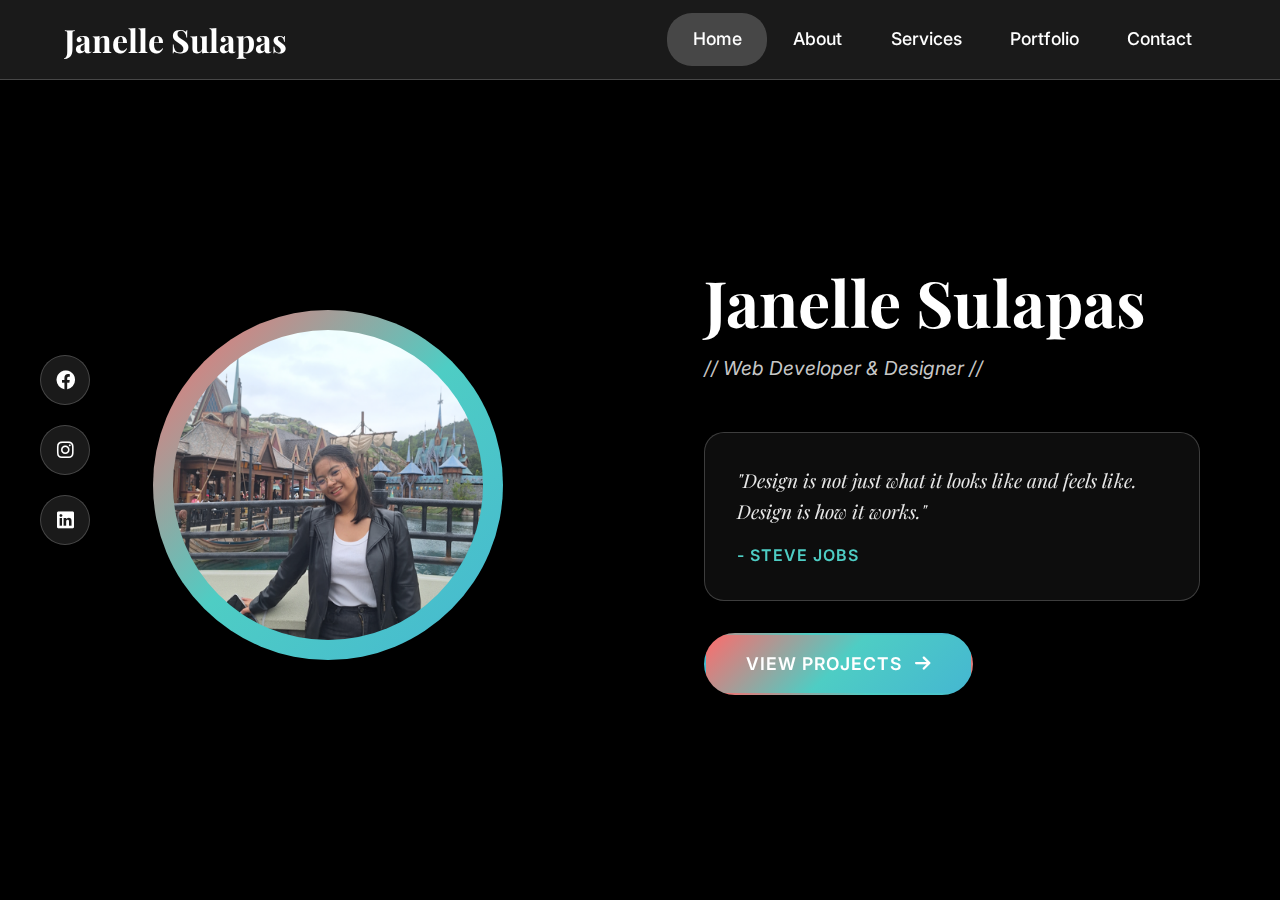
<file: index.html>
<!DOCTYPE html>
<html lang="en">
<head>
    <meta charset="UTF-8">
    <meta name="viewport" content="width=device-width, initial-scale=1.0">
    <title>Janelle Sulapas - Portfolio</title>
    <link rel="stylesheet" href="indexone.css">
    <link href="https://cdnjs.cloudflare.com/ajax/libs/font-awesome/6.0.0/css/all.min.css" rel="stylesheet">
</head>
<body>
    <!-- Header -->
    <header class="header">
        <a href="#" class="logo">Janelle Sulapas</a>
        
        <nav class="navbar">
            <a href="index.html" class="active">Home</a>
            <a href="about.html">About</a>
            <a href="services.html">Services</a>
            <a href="portfolio.html">Portfolio</a>
            <a href="contacts.html">Contact</a>
        </nav>

        <div class="menu-toggle">
            <span></span>
            <span></span>
            <span></span>
        </div>
    </header>

    <!-- Main Content -->
    <main class="main-content">
        <!-- Hero Section -->
        <section class="hero">
            <div class="hero-content">
                <div class="profile-section">
                    <div class="profile-image-container">
                        <div class="profile-image">
                            <img src="JAC.png" alt="Janelle Sulapas">
                            <div class="floral-decoration"></div>
                        </div>
                    </div>
                </div>
                
                <div class="hero-text">
                    <h1 class="main-title">Janelle Sulapas</h1>
                    <p class="subtitle">// Web Developer & Designer //</p>
                    
                    <div class="quote-section">
                        <p class="quote">"Design is not just what it looks like and feels like. Design is how it works."</p>
                        <span class="quote-author">- STEVE JOBS</span>
                    </div>

                    <!-- View Projects Button -->
                    <a href="portfolio.html" class="view-projects-btn">
                        <span>View Projects</span>
                        <i class="fas fa-arrow-right"></i>
                    </a>
                </div>
            </div>

            <!-- Social Links -->
            <div class="social-links">
                <a href="https://web.facebook.com/janelle.slps.9?mibextid=wwXIfr&rdid=RE8roBEmRM9BXd6V&share_url=https%3A%2F%2Fweb.facebook.com%2Fshare%2F1AhzEAkxaS%2F%3Fmibextid%3DwwXIfr%26_rdc%3D1%26_rdr#" aria-label="Facebook"><i class="fab fa-facebook"></i></a>
                <a href="https://www.instagram.com/janelle.slps/" aria-label="Instagram"><i class="fab fa-instagram"></i></a>
                <a href="https://www.linkedin.com/in/janelle-sulapas-a5655b36b/" aria-label="LinkedIn"><i class="fab fa-linkedin"></i></a>
            </div>

        </section>

    <script src="jaja1.js"></script>
</body>
</html>
</file>
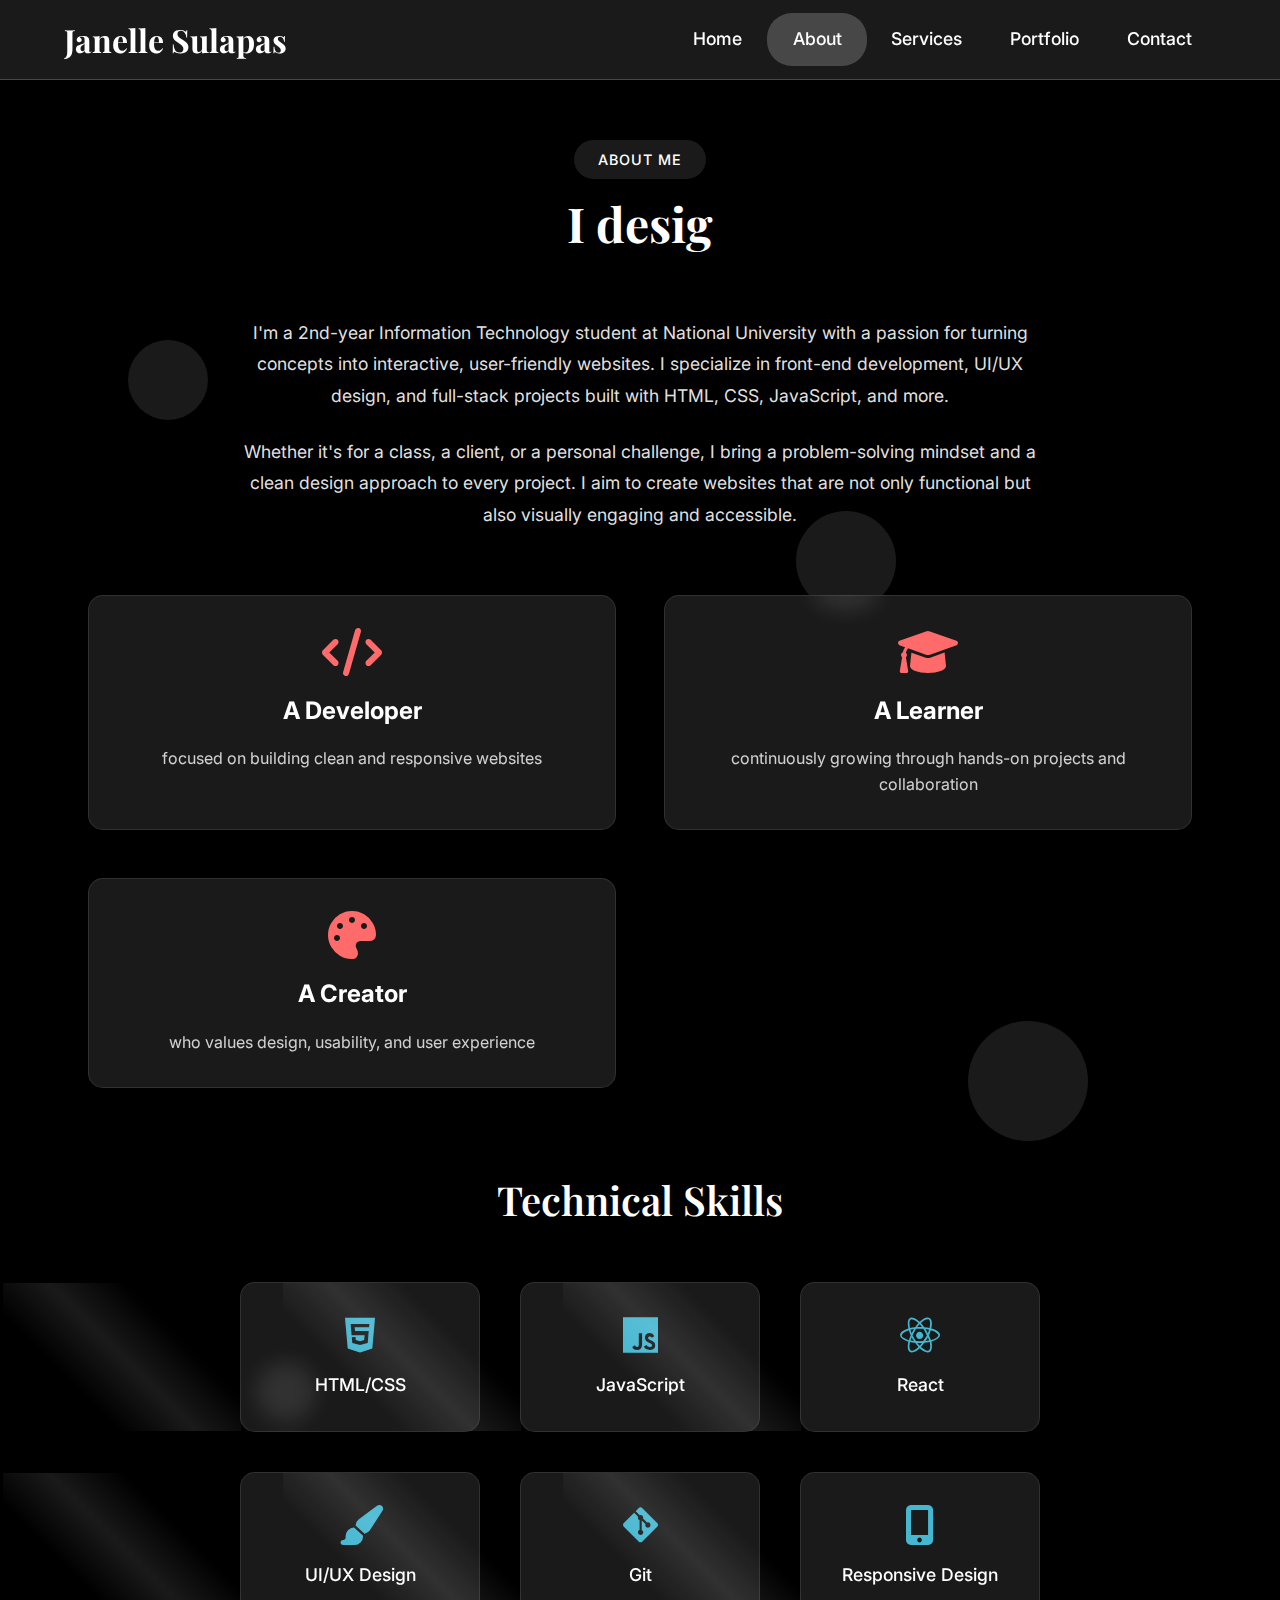
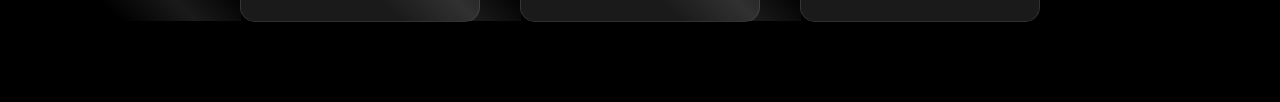
<file: about.html>
<!DOCTYPE html>
<html lang="en">
<head>
    <meta charset="UTF-8">
    <meta name="viewport" content="width=device-width, initial-scale=1.0">
    <title>About Me - Janelle Sulapas</title>
    <link rel="stylesheet" href="about.css">
    <link href="https://cdnjs.cloudflare.com/ajax/libs/font-awesome/6.0.0/css/all.min.css" rel="stylesheet">
</head>
<body>
    <!-- Header -->
    <header class="header">
        <a href="#" class="logo">Janelle Sulapas</a>
        
        <nav class="navbar">
            <a href="index.html">Home</a>
            <a href="about.html" class="active">About</a>
            <a href="services.html">Services</a>
            <a href="portfolio.html">Portfolio</a>
            <a href="contacts.html">Contact</a>
        </nav>

        <div class="menu-toggle">
            <span></span>
            <span></span>
            <span></span>
        </div>
    </header>

    <!-- About Section -->
    <section class="about-section">
        <div class="container">
            <div class="about-header">
                <span class="section-label">ABOUT ME</span>
                <h1 class="main-title">I design and develop websites that bring ideas to life.</h1>
            </div>

            <div class="about-content">
                <p class="description">
                    I'm a 2nd-year Information Technology student at National University with a passion for turning concepts into interactive, user-friendly websites. I specialize in front-end development, UI/UX design, and full-stack projects built with HTML, CSS, JavaScript, and more.
                </p>
                <p class="description">
                    Whether it's for a class, a client, or a personal challenge, I bring a problem-solving mindset and a clean design approach to every project. I aim to create websites that are not only functional but also visually engaging and accessible.
                </p>
            </div>

            <div class="qualities-grid">
                <div class="quality-card" data-delay="0">
                    <div class="quality-header">
                        <i class="fas fa-code quality-icon"></i>
                        <h3 class="quality-title">A Developer</h3>
                    </div>
                    <p class="quality-description">focused on building clean and responsive websites</p>
                </div>

                <div class="quality-card" data-delay="200">
                    <div class="quality-header">
                        <i class="fas fa-graduation-cap quality-icon"></i>
                        <h3 class="quality-title">A Learner</h3>
                    </div>
                    <p class="quality-description">continuously growing through hands-on projects and collaboration</p>
                </div>

                <div class="quality-card" data-delay="400">
                    <div class="quality-header">
                        <i class="fas fa-palette quality-icon"></i>
                        <h3 class="quality-title">A Creator</h3>
                    </div>
                    <p class="quality-description">who values design, usability, and user experience</p>
                </div>
            </div>

            <!-- Skills Section -->
            <div class="skills-section">
                <h2 class="skills-title">Technical Skills</h2>
                <div class="skills-grid">
                    <div class="skill-item" data-skill="HTML/CSS">
                        <i class="fab fa-html5"></i>
                        <span>HTML/CSS</span>
                    </div>
                    <div class="skill-item" data-skill="JavaScript">
                        <i class="fab fa-js"></i>
                        <span>JavaScript</span>
                    </div>
                    <div class="skill-item" data-skill="React">
                        <i class="fab fa-react"></i>
                        <span>React</span>
                    </div>
                    <div class="skill-item" data-skill="UI/UX Design">
                        <i class="fas fa-paint-brush"></i>
                        <span>UI/UX Design</span>
                    </div>
                    <div class="skill-item" data-skill="Git">
                        <i class="fab fa-git-alt"></i>
                        <span>Git</span>
                    </div>
                    <div class="skill-item" data-skill="Responsive Design">
                        <i class="fas fa-mobile-alt"></i>
                        <span>Responsive Design</span>
                    </div>
                </div>
            </div>
        </div>

        <!-- Background Elements -->
        <div class="bg-elements">
            <div class="floating-shape shape-1"></div>
            <div class="floating-shape shape-2"></div>
            <div class="floating-shape shape-3"></div>
            <div class="floating-shape shape-4"></div>
        </div>
    </section>

    <script src="about.js"></script>
</body>
</html>
</file>
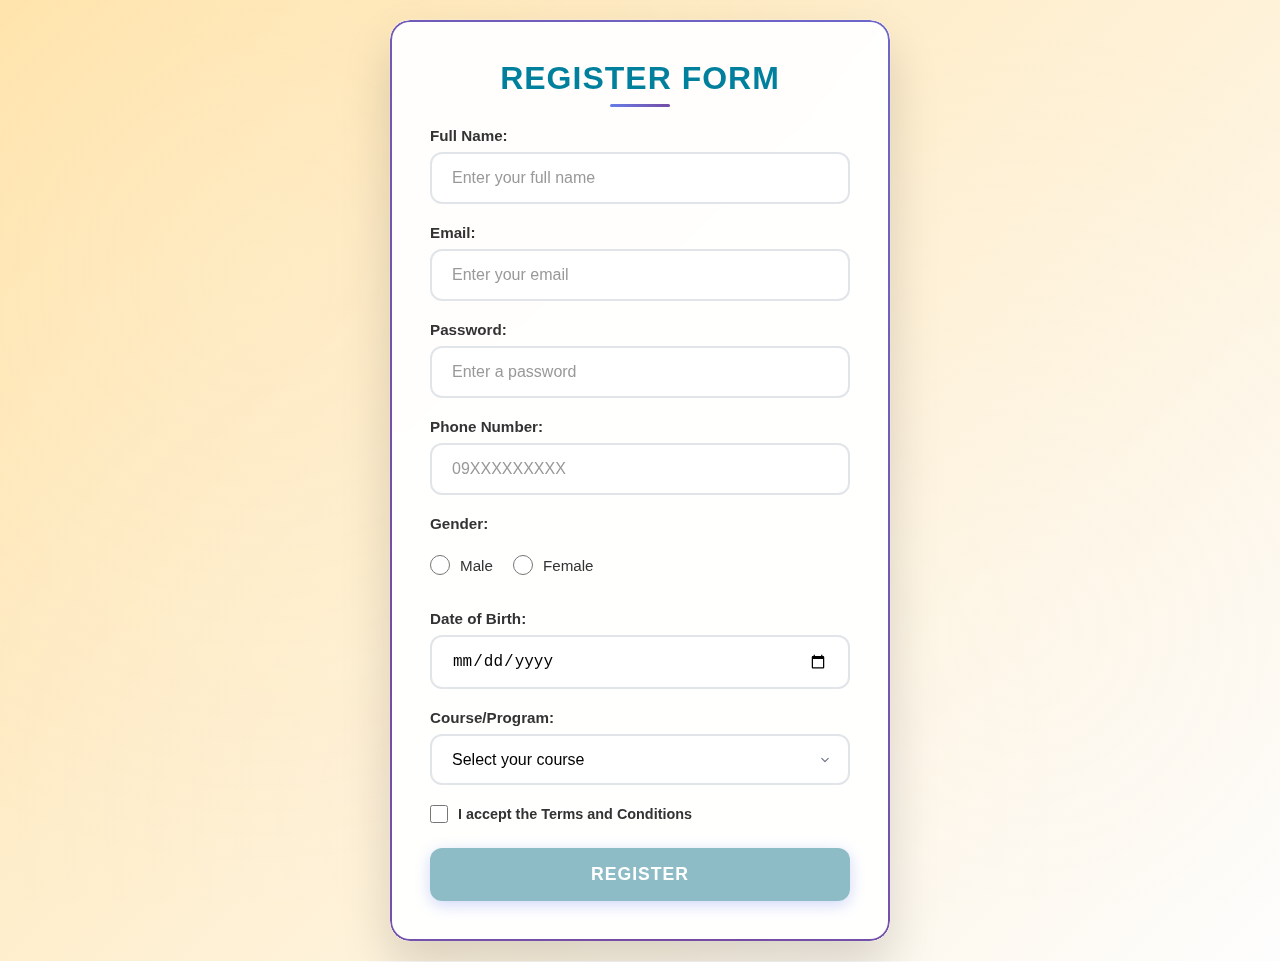
<file: act2.html>
<!DOCTYPE html>
<html lang="en">
<head>
  <meta charset="UTF-8">
  <meta name="viewport" content="width=device-width, initial-scale=1.0">
  <title>Register Form</title>
  <link rel="stylesheet" href="style.css">
</head>
<body>
  
  <form id="registrationForm">
    <h2>REGISTER FORM</h2>
 
    <label for="fullname">Full Name:</label>
    <input type="text" id="fullname" name="fullname" placeholder="Enter your full name" required>
 
    <label for="email">Email:</label>
    <input type="email" id="email" name="email" placeholder="Enter your email" required>
 
    <label for="password">Password:</label>
    <input type="password" id="password" name="password" placeholder="Enter a password" required>
 
    <label for="phone">Phone Number:</label>
    <input type="number" id="phone" name="phone" placeholder="09XXXXXXXXX" required>
 
   
  
    <label for="gender">Gender:</label>
    <div class="radio-group">
      <label><input type="radio" name="gender" value="Male" required> Male</label>
      <label><input type="radio" name="gender" value="Female"> Female</label>
    </div>
 
    <label for="dob">Date of Birth:</label>
    <input type="date" id="dob" name="dob" required>
 
    <label for="course">Course/Program:</label>
    <select id="course" name="course" required>
      <option value="">Select your course</option>
      <option value="BSIT">BSIT</option>
      <option value="BSCS">BSCS</option>
      <option value="BSEMC">BSEMC</option>
      <option value="BSIS">BSIS</option>
      <option value="BSDA">BSDA</option>
    </select>
 
    <label for="terms">
      <input type="checkbox" id="terms" name="terms" required> I accept the Terms and Conditions
    </label>
 
    <button type="submit">Register</button>
  </form>
 
  <script src="script.js"></script>
</body>
</html>
</file>
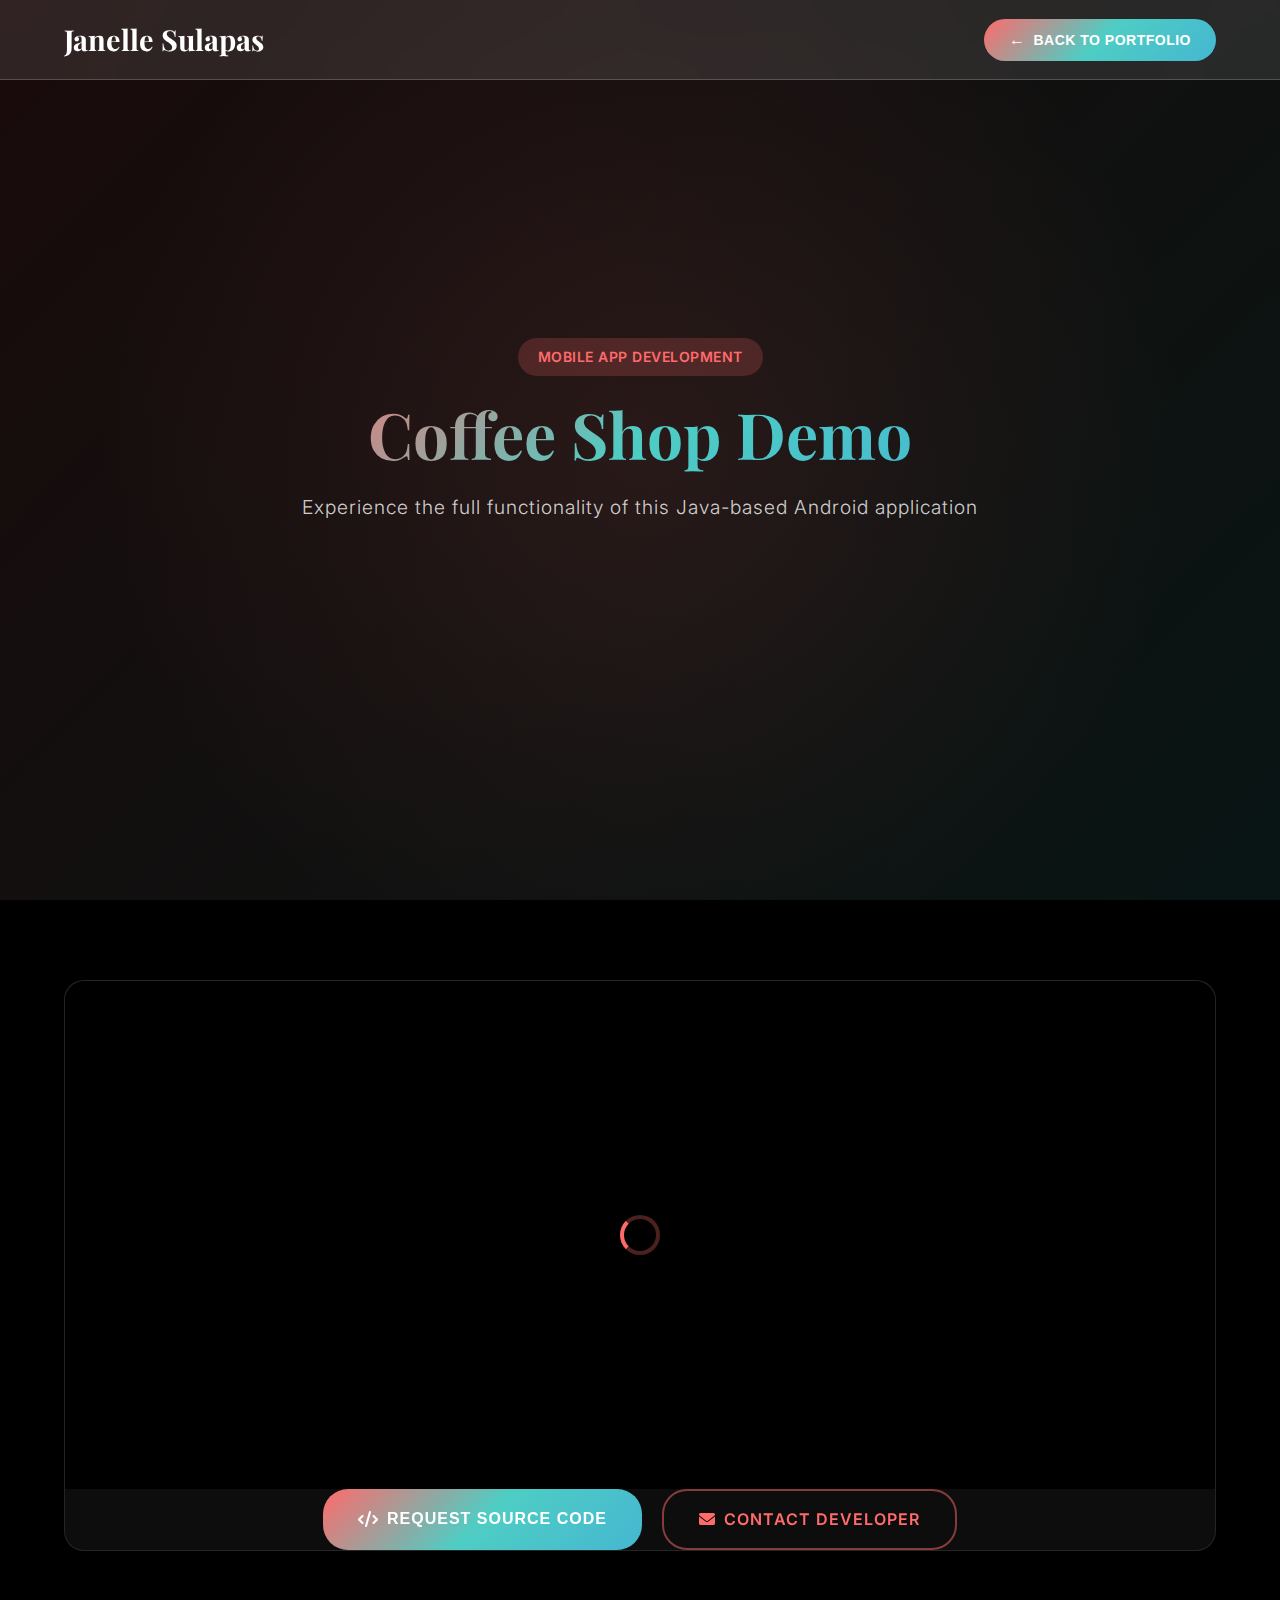
<file: Coffeeshop.html>
<!DOCTYPE html>
<html lang="en">
<head>
    <meta charset="UTF-8" />
    <meta name="viewport" content="width=device-width, initial-scale=1.0"/>
    <title>Demo</title>
    <link href="https://cdnjs.cloudflare.com/ajax/libs/font-awesome/6.0.0/css/all.min.css" rel="stylesheet">
    <link href="https://fonts.googleapis.com/css2?family=Playfair+Display:wght@400;500;600;700&family=Inter:wght@300;400;500;600&display=swap" rel="stylesheet">
    <style>
        :root {
            --primary-gradient: linear-gradient(135deg, #ff6b6b, #4ecdc4, #45b7d1);
            --secondary-gradient: linear-gradient(135deg, #f093fb 0%, #f5576c 100%);
            --accent-gradient: linear-gradient(135deg, #4facfe 0%, #00f2fe 100%);
            --glass-bg: rgba(255, 255, 255, 0.1);
            --glass-border: rgba(255, 255, 255, 0.2);
        }

        * {
            margin: 0;
            padding: 0;
            box-sizing: border-box;
        }

        body {
            font-family: 'Inter', 'Segoe UI', Tahoma, Geneva, Verdana, sans-serif;
            background: #000000;
            color: #ffffff;
            overflow-x: hidden;
            line-height: 1.6;
            min-height: 100vh;
        }

        /* Header */
        .header {
            position: fixed;
            top: 0;
            left: 0;
            width: 100%;
            padding: 20px 5%;
            background: rgba(255, 255, 255, 0.1);
            backdrop-filter: blur(20px);
            border-bottom: 1px solid rgba(255, 255, 255, 0.2);
            display: flex;
            justify-content: space-between;
            align-items: center;
            z-index: 1000;
            transition: all 0.3s ease;
            height: 80px;
        }

        .header.scrolled {
            padding: 15px 5%;
            background: rgba(255, 255, 255, 0.15);
            box-shadow: 0 8px 32px rgba(0, 0, 0, 0.1);
        }

        .logo {
            font-size: 1.8rem;
            font-weight: 700;
            font-family: 'Playfair Display', serif;
            color: white;
            text-decoration: none;
            position: relative;
            overflow: hidden;
            padding: 10px 0;
            transition: all 0.3s ease;
        }

        .logo::before {
            content: '';
            position: absolute;
            bottom: 0;
            left: -100%;
            width: 100%;
            height: 3px;
            background: var(--primary-gradient);
            transition: left 0.5s ease;
        }

        .logo:hover::before {
            left: 0;
        }

        .logo:hover {
            transform: translateY(-2px);
            text-shadow: 0 5px 15px rgba(0, 0, 0, 0.3);
        }

        .back-button {
            display: flex;
            align-items: center;
            gap: 8px;
            background: var(--primary-gradient);
            color: white;
            text-decoration: none;
            padding: 12px 25px;
            border-radius: 25px;
            font-weight: 600;
            font-size: 14px;
            letter-spacing: 0.5px;
            transition: all 0.3s ease;
            border: none;
            cursor: pointer;
            text-transform: uppercase;
        }

        .back-button:hover {
            transform: translateY(-3px);
            box-shadow: 0 10px 25px rgba(0, 0, 0, 0.2);
            background: linear-gradient(135deg, #4ecdc4, #45b7d1, #ff6b6b);
        }

        .back-icon {
            font-size: 16px;
        }

        /* Hero Section */
        .hero {
            min-height: 100vh;
            display: flex;
            align-items: center;
            justify-content: center;
            position: relative;
            padding: clamp(2rem, 5vw, 4rem);
            text-align: center;
            background: linear-gradient(135deg, rgba(255, 107, 107, 0.1), rgba(78, 205, 196, 0.1));
            overflow: hidden;
        }

        .hero::before {
            content: '';
            position: absolute;
            top: 0;
            left: 0;
            right: 0;
            bottom: 0;
            background: radial-gradient(circle at 50% 50%, rgba(255, 107, 107, 0.1) 0%, transparent 70%);
            pointer-events: none;
        }

        .hero-content {
            position: relative;
            z-index: 2;
            max-width: 800px;
            width: 100%;
            margin: 0 auto;
            padding: 0 20px;
        }

        .project-type {
            display: inline-block;
            background: rgba(255, 107, 107, 0.2);
            color: #ff6b6b;
            padding: 8px 20px;
            border-radius: 25px;
            font-size: 14px;
            font-weight: 600;
            text-transform: uppercase;
            letter-spacing: 0.5px;
            margin-bottom: 20px;
            animation: fadeInUp 1s ease 0.2s both;
        }

        .hero-title {
            font-size: clamp(2.5rem, 8vw, 4rem);
            font-weight: 700;
            font-family: 'Playfair Display', serif;
            margin-bottom: 20px;
            background: var(--primary-gradient);
            -webkit-background-clip: text;
            -webkit-text-fill-color: transparent;
            background-clip: text;
            animation: fadeInUp 1s ease 0.4s both;
            line-height: 1.2;
        }

        .hero-subtitle {
            font-size: clamp(1rem, 3vw, 1.2rem);
            color: rgba(255, 255, 255, 0.8);
            font-weight: 300;
            letter-spacing: 1px;
            animation: fadeInUp 1s ease 0.6s both;
            line-height: 1.5;
            margin-bottom: 40px;
        }

        /* Video Section */
        .video-section {
            padding: clamp(40px, 8vw, 80px) 5%;
            background: #000000;
        }

        .video-container {
            max-width: 1400px;
            margin: 0 auto;
        }

        .video-wrapper {
            position: relative;
            border-radius: 20px;
            overflow: hidden;
            background: rgba(255, 255, 255, 0.05);
            backdrop-filter: blur(10px);
            border: 1px solid rgba(255, 255, 255, 0.1);
            transition: all 0.5s cubic-bezier(0.4, 0, 0.2, 1);
            box-shadow: 0 20px 60px rgba(0, 0, 0, 0.3);
            animation: slideInUp 0.8s ease 0.8s both;
        }

        .video-wrapper:hover {
            transform: translateY(-10px);
            box-shadow: 0 30px 80px rgba(0, 0, 0, 0.4);
            border-color: rgba(255, 255, 255, 0.3);
        }

        .video-wrapper::before {
            content: '';
            position: absolute;
            top: 0;
            left: -100%;
            width: 100%;
            height: 100%;
            background: linear-gradient(90deg, transparent, rgba(255, 107, 107, 0.1), transparent);
            transition: left 0.6s ease;
            z-index: 1;
        }

        .video-wrapper:hover::before {
            left: 100%;
        }

        .video-player {
            position: relative;
            width: 100%;
            margin: 0 auto;
            border-radius: 20px 20px 0 0;
            overflow: hidden;
            background: #000;
            z-index: 2;
        }

        .video-player iframe {
            width: 100%;
            height: clamp(300px, 50vw, 500px);
            border: none;
        }

        .video-info {
            padding: clamp(30px, 5vw, 50px);
            text-align: center;
            z-index: 2;
            position: relative;
        }

        .video-title {
            font-size: clamp(1.8rem, 4vw, 2.5rem);
            font-weight: 700;
            font-family: 'Playfair Display', serif;
            color: #ffffff;
            margin-bottom: 20px;
            line-height: 1.2;
        }

        .video-description {
            font-size: clamp(1rem, 2.5vw, 1.1rem);
            color: rgba(255, 255, 255, 0.8);
            line-height: 1.8;
            max-width: 600px;
            margin: 0 auto 30px;
        }

        .video-tech {
            display: flex;
            justify-content: center;
            flex-wrap: wrap;
            gap: 10px;
            margin-bottom: 40px;
        }

        .tech-tag {
            background: rgba(255, 255, 255, 0.1);
            color: #ffffff;
            padding: 8px 16px;
            border-radius: 20px;
            font-size: 13px;
            font-weight: 500;
            backdrop-filter: blur(5px);
            border: 1px solid rgba(255, 255, 255, 0.1);
            transition: all 0.3s ease;
        }

        .tech-tag:hover {
            background: rgba(255, 255, 255, 0.2);
            transform: translateY(-2px);
        }

        .video-actions {
            display: flex;
            justify-content: center;
            gap: 20px;
            flex-wrap: wrap;
        }

        .action-button {
            background: var(--primary-gradient);
            color: white;
            text-decoration: none;
            padding: clamp(12px, 2.5vw, 16px) clamp(25px, 4vw, 35px);
            border-radius: 25px;
            font-weight: 600;
            font-size: clamp(0.9rem, 2vw, 1rem);
            letter-spacing: 1px;
            transition: all 0.3s ease;
            display: flex;
            align-items: center;
            gap: 8px;
            text-transform: uppercase;
            border: none;
            cursor: pointer;
        }

        .action-button:hover {
            transform: translateY(-3px);
            box-shadow: 0 12px 35px rgba(0, 0, 0, 0.3);
            background: linear-gradient(135deg, #4ecdc4, #45b7d1, #ff6b6b);
        }

        .action-button.secondary {
            background: transparent;
            border: 2px solid rgba(255, 107, 107, 0.5);
            color: #ff6b6b;
        }

        .action-button.secondary:hover {
            background: rgba(255, 107, 107, 0.1);
            border-color: #ff6b6b;
            color: #fff;
        }

        /* Loading Spinner */
        .loading-overlay {
            position: absolute;
            top: 0;
            left: 0;
            width: 100%;
            height: 100%;
            background: rgba(0, 0, 0, 0.8);
            display: flex;
            align-items: center;
            justify-content: center;
            border-radius: 20px;
            z-index: 10;
            opacity: 1;
            transition: opacity 0.5s ease;
        }

        .loading-overlay.hidden {
            opacity: 0;
            pointer-events: none;
        }

        .spinner {
            width: 40px;
            height: 40px;
            border: 4px solid rgba(255, 107, 107, 0.3);
            border-left: 4px solid #ff6b6b;
            border-radius: 50%;
            animation: spin 1s linear infinite;
        }

        /* Animations */
        @keyframes fadeInUp {
            from {
                opacity: 0;
                transform: translateY(30px);
            }
            to {
                opacity: 1;
                transform: translateY(0);
            }
        }

        @keyframes slideInUp {
            from {
                opacity: 0;
                transform: translateY(50px);
            }
            to {
                opacity: 1;
                transform: translateY(0);
            }
        }

        @keyframes spin {
            to {
                transform: rotate(360deg);
            }
        }

        /* Responsive Design */
        @media (max-width: 1024px) {
            .header {
                padding: 20px 3%;
                height: 75px;
            }
            
            .video-actions {
                gap: 15px;
            }
        }

        @media (max-width: 768px) {
            .header {
                padding: 15px 5%;
                height: 70px;
                flex-wrap: wrap;
                gap: 15px;
            }
            
            .logo {
                font-size: 1.5rem;
            }
            
            .back-button {
                padding: 10px 20px;
                font-size: 13px;
            }
            
            .hero {
                min-height: 90vh;
                padding: clamp(2rem, 8vw, 3rem);
            }
            
            .video-section {
                padding: 30px 4%;
            }
            
            .video-wrapper {
                border-radius: 15px;
            }
            
            .video-player {
                border-radius: 15px 15px 0 0;
            }
            
            .video-actions {
                flex-direction: column;
                align-items: center;
                gap: 15px;
            }
            
            .action-button {
                width: 100%;
                max-width: 280px;
                justify-content: center;
            }
        }

        @media (max-width: 480px) {
            .header {
                height: 65px;
                padding: 12px 4%;
            }
            
            .logo {
                font-size: 1.3rem;
            }
            
            .back-button {
                padding: 8px 16px;
                font-size: 12px;
            }
            
            .hero {
                min-height: 85vh;
                padding: 1.5rem;
            }
            
            .video-info {
                padding: 20px;
            }
            
            .video-wrapper {
                border-radius: 12px;
            }
            
            .action-button {
                max-width: 240px;
                padding: 12px 25px;
            }
        }

        /* Notification Styles */
        .notification {
            position: fixed;
            top: 100px;
            right: 20px;
            background: rgba(255, 107, 107, 0.9);
            color: white;
            padding: 15px 20px;
            border-radius: 15px;
            backdrop-filter: blur(10px);
            border: 1px solid rgba(255, 107, 107, 0.3);
            box-shadow: 0 8px 32px rgba(0, 0, 0, 0.3);
            z-index: 10000;
            transform: translateX(400px);
            transition: all 0.3s ease;
            max-width: 350px;
            font-family: 'Inter', sans-serif;
        }

        .notification-content {
            display: flex;
            align-items: center;
            gap: 10px;
        }

        .notification-close {
            background: none;
            border: none;
            color: white;
            font-size: 20px;
            cursor: pointer;
            padding: 0;
            margin-left: auto;
            transition: transform 0.2s ease;
        }

        .notification-close:hover {
            transform: scale(1.1);
        }

        .notification-icon {
            font-size: 18px;
        }

        .notification-message {
            flex: 1;
            font-size: 14px;
            font-weight: 500;
        }
    </style>
</head>
<body>
    <header class="header">
        <a href="#" class="logo">Janelle Sulapas</a>
        <button class="back-button" onclick="goBack()">
            <span class="back-icon">←</span>
            Back to Portfolio
        </button>
    </header>

    <section class="hero">
        <div class="hero-content">
            <span class="project-type">Mobile App Development</span>
            <h1 class="hero-title">Coffee Shop Demo</h1>
            <p class="hero-subtitle">Experience the full functionality of this Java-based Android application</p>
        </div>
    </section>

    <section class="video-section">
        <div class="video-container">
            <div class="video-wrapper">
                <div class="video-player">
                    <div class="loading-overlay" id="loadingOverlay">
                        <div class="spinner"></div>
                    </div>
                    <iframe id="videoPlayer" 
                            src="https://drive.google.com/file/d/12iHTOqFUtZyj4d19soDoqVwEU91Kd-cH/preview" 
                            allowfullscreen
                            allow="accelerometer; autoplay; clipboard-write; encrypted-media; gyroscope; picture-in-picture">
                    </iframe>
                </div>
                    
                    <div class="video-actions">
                        <button class="action-button" onclick="requestSource(event)">
                            <i class="fas fa-code"></i>
                            Request Source Code
                        </button>
                        <a href="contacts.html" class="action-button secondary">
                            <i class="fas fa-envelope"></i>
                            Contact Developer
                        </a>
                    </div>
                </div>
            </div>
        </div>
    </section>

    <script>
        // Scroll effect for header
        window.addEventListener('scroll', function() {
            const header = document.querySelector('.header');
            if (window.scrollY > 50) {
                header.classList.add('scrolled');
            } else {
                header.classList.remove('scrolled');
            }
        });

        // Hide loading overlay when iframe loads
        document.getElementById('videoPlayer').onload = function() {
            setTimeout(() => {
                document.getElementById('loadingOverlay').classList.add('hidden');
            }, 1000);
        };

        // Handle video load error
        document.getElementById('videoPlayer').onerror = function() {
            document.getElementById('loadingOverlay').innerHTML = `
                <div style="text-align: center; color: #ff6b6b;">
                    <h3><i class="fas fa-exclamation-triangle"></i> Video Unavailable</h3>
                    <p>Failed to load video. Please try again later.</p>
                </div>
            `;
        };

        // Navigation functions
        function goBack() {
            if (document.referrer && document.referrer.includes('portfolio.html')) {
                window.history.back();
            } else {
                window.location.href = 'portfolio.html';
            }
        }

        // Handle source code request
        function requestSource(e) {
            e.preventDefault();
            showNotification('Contact me to request the source code!', 'info');
        }

        // Enhanced notification system
        function showNotification(message, type = 'info') {
            const existingNotifications = document.querySelectorAll('.notification');
            existingNotifications.forEach(notification => notification.remove());
            
            const notification = document.createElement('div');
            notification.className = `notification notification-${type}`;
            notification.innerHTML = `
                <div class="notification-content">
                    <span class="notification-icon">${type === 'info' ? '💬' : '✅'}</span>
                    <span class="notification-message">${message}</span>
                    <button class="notification-close">&times;</button>
                </div>
            `;
            
            document.body.appendChild(notification);
            
            setTimeout(() => {
                notification.style.transform = 'translateX(0)';
            }, 100);
            
            const closeBtn = notification.querySelector('.notification-close');
            closeBtn.addEventListener('click', () => {
                notification.style.transform = 'translateX(400px)';
                setTimeout(() => notification.remove(), 300);
            });
            
            setTimeout(() => {
                if (notification.parentNode) {
                    notification.style.transform = 'translateX(400px)';
                    setTimeout(() => notification.remove(), 300);
                }
            }, 5000);
        }

        // Keyboard navigation
        document.addEventListener('keydown', function(e) {
            if (e.key === 'Escape') {
                goBack();
            }
        });

        // Smooth scroll behavior
        document.querySelectorAll('a[href^="#"]').forEach(anchor => {
            anchor.addEventListener('click', function (e) {
                e.preventDefault();
                const target = document.querySelector(this.getAttribute('href'));
                if (target) {
                    target.scrollIntoView({
                        behavior: 'smooth',
                        block: 'start'
                    });
                }
            });
        });
    </script>
</body>
</html>
</file>
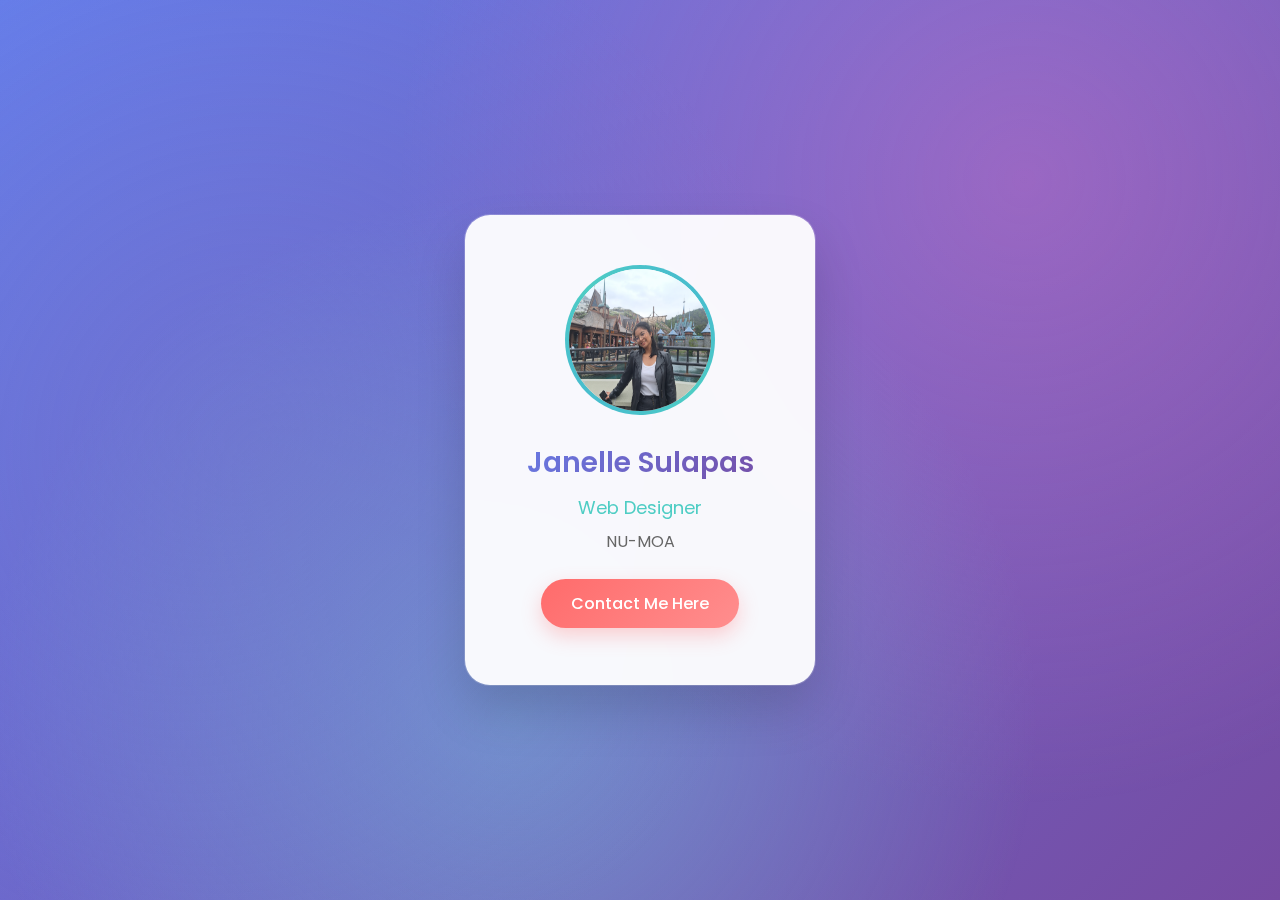
<file: Id.html>
<!DOCTYPE html>
<html lang="en">
<head>
  <meta charset="UTF-8">
  <meta name="viewport" content="width=device-width, initial-scale=1.0">
  <title>My Profile Card</title>
  <link rel="stylesheet" href="JA.css">
</head>
<body>
  <div class="card">
    <img src="JAC.png" alt="Profile Photo" class="profile-img">
    <h1>Janelle Sulapas</h1>
    <p class="title">Web Designer</p>
    <p>NU-MOA</p>
    <a href="https://web.facebook.com/janelle.slps.9?mibextid=wwXIfr&rdid=eMfDQcoH8XSnXGE8&share_url=https%3A%2F%2Fweb.facebook.com%2Fshare%2F1AhzEAkxaS%2F%3Fmibextid%3DwwXIfr%26_rdc%3D1%26_rdr#" class="contact-btn">Contact Me Here</a>
  </div>
</body>
</html>
</file>
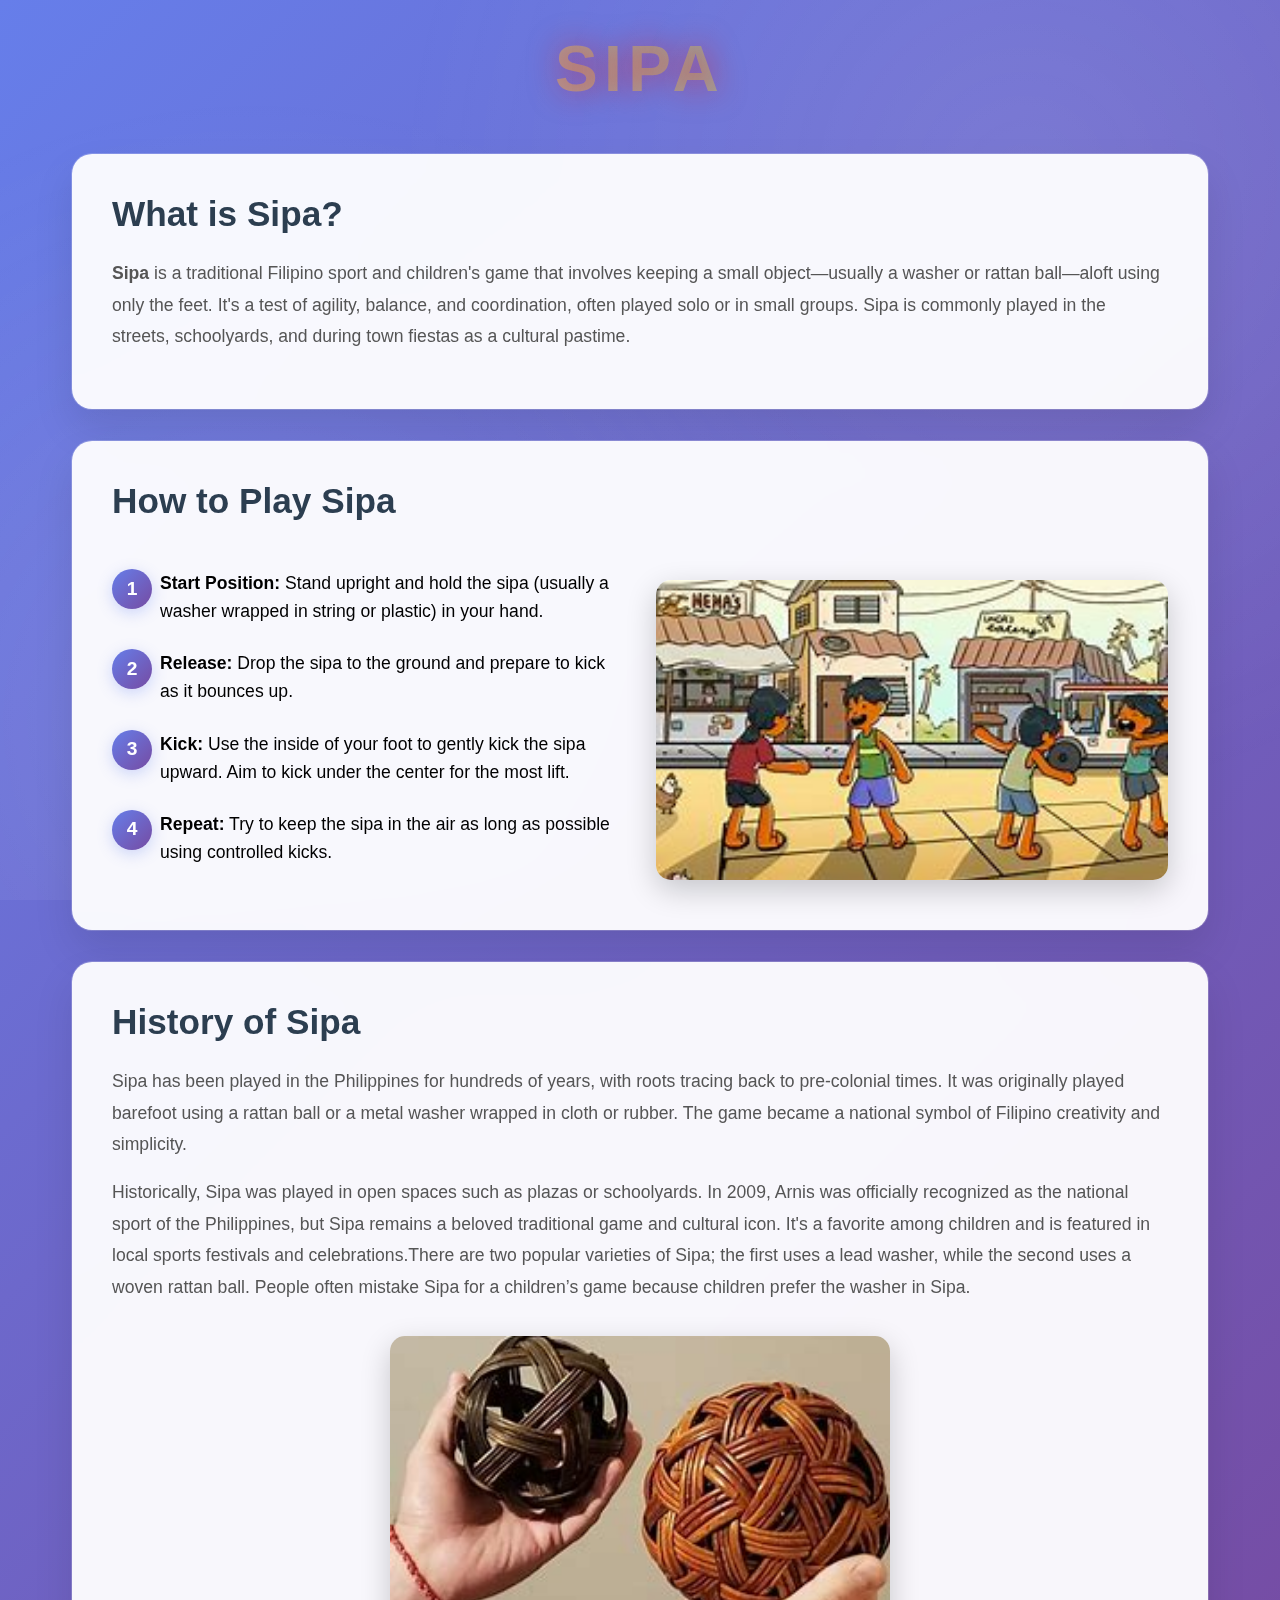
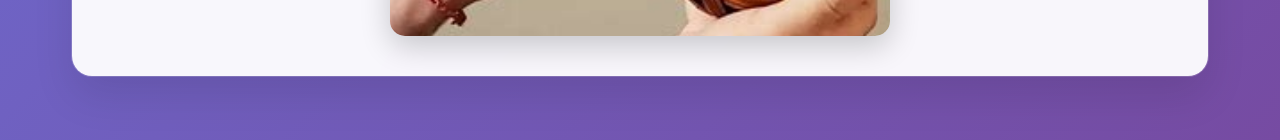
<file: Info.html>
<!DOCTYPE html>
<html lang="en">
<head>
<meta charset="UTF-8">
<meta name="viewport" content="width=device-width, initial-scale=1.0">
<title>Sipa</title>
<link rel="stylesheet" href="sipa.css">
</head>
<body>


</div>
<div class="container">


<h1>SIPA</h1>
<!-- What is Sipa -->
<section>
<h2>What is Sipa?</h2>
<p><strong>Sipa</strong> is a traditional Filipino sport and children's game that involves keeping a small object—usually a washer or rattan ball—aloft using only the feet. It's a test of agility, balance, and coordination, often played solo or in small groups. Sipa is commonly played in the streets, schoolyards, and during town fiestas as a cultural pastime.</p>
</section>

<!-- How to Play -->
<section class="tricks">
<h2>How to Play Sipa</h2>
<div class="steps-and-image">
<div class="steps">
<ol>
<li><strong>Start Position:</strong> Stand upright and hold the sipa (usually a washer wrapped in string or plastic) in your hand.</li>
<li><strong>Release:</strong> Drop the sipa to the ground and prepare to kick as it bounces up.</li>
<li><strong>Kick:</strong> Use the inside of your foot to gently kick the sipa upward. Aim to kick under the center for the most lift.</li>
<li><strong>Repeat:</strong> Try to keep the sipa in the air as long as possible using controlled kicks.</li>
</ol>
</div>
<img src="sipaa.jfif" alt="Sipa game">
</div>
</section>

<!-- History -->
<section class="history">
<h2>History of Sipa</h2>
<p>Sipa has been played in the Philippines for hundreds of years, with roots tracing back to pre-colonial times. It was originally played barefoot using a rattan ball or a metal washer wrapped in cloth or rubber. The game became a national symbol of Filipino creativity and simplicity.</p>
<p>Historically, Sipa was played in open spaces such as plazas or schoolyards. In 2009, Arnis was officially recognized as the national sport of the Philippines, but Sipa remains a beloved traditional game and cultural icon. It's a favorite among children and is featured in local sports festivals and celebrations.There are two popular varieties of Sipa; the first uses a lead washer, while the second uses a woven rattan ball. People often mistake Sipa for a children’s game because children prefer the washer in Sipa.</p>
<img src="bola.jfif" alt="Sipa history">
</section>
</div>
</body>
</html>
</file>
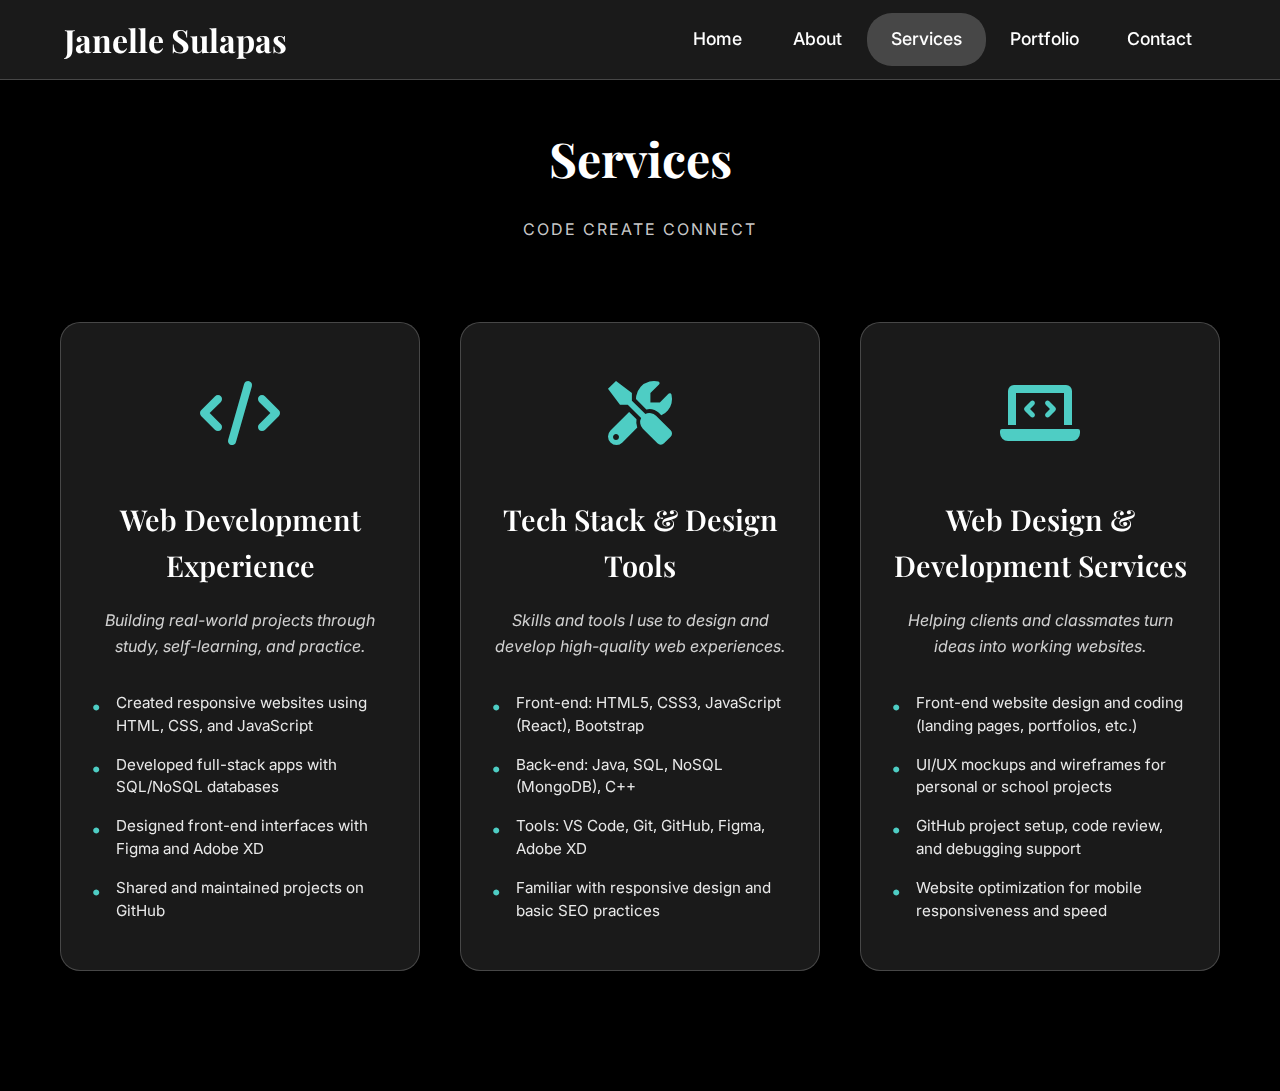
<file: services.html>
<!DOCTYPE html>
<html lang="en">
<head>
    <meta charset="UTF-8">
    <meta name="viewport" content="width=device-width, initial-scale=1.0">
    <title>Janelle Sulapas - Portfolio</title>
    <link rel="stylesheet" href="services.css">
    <link href="https://cdnjs.cloudflare.com/ajax/libs/font-awesome/6.0.0/css/all.min.css" rel="stylesheet">
</head>
<body>
    <!-- Header -->
    <header class="header">
        <a href="#" class="logo">Janelle Sulapas</a>
        
        <nav class="navbar">
             <a href="index.html">Home</a>
            <a href="about.html">About</a>
            <a href="services.html" class="active">Services</a>
            <a href="portfolio.html">Portfolio</a>
            <a href="contacts.html">Contact</a>
        </nav>

        <div class="menu-toggle">
            <span></span>
            <span></span>
            <span></span>
        </div>
    </header>

    <!-- Main Content -->
    <main>

        <!-- Why Janelle Section -->
        <section class="why-section">
            <div class="container">
                <h2 class="section-title">Services</h2>
                <p class="section-subtitle">Code Create Connect</p>
                
                <div class="cards-container">
                    <!-- Card 1: Web Development Experience -->
                    <div class="card">
                        <div class="card-icon">
                            <i class="fas fa-code"></i>
                        </div>
                        <h3>Web Development Experience</h3>
                        <p class="card-description">Building real-world projects through study, self-learning, and practice.</p>
                        <ul class="card-list">
                            <li>Created responsive websites using HTML, CSS, and JavaScript</li>
                            <li>Developed full-stack apps with SQL/NoSQL databases</li>
                            <li>Designed front-end interfaces with Figma and Adobe XD</li>
                            <li>Shared and maintained projects on GitHub</li>
                        </ul>
                    </div>

                    <!-- Card 2: Tech Stack & Design Tools -->
                    <div class="card">
                        <div class="card-icon">
                            <i class="fas fa-tools"></i>
                        </div>
                        <h3>Tech Stack & Design Tools</h3>
                        <p class="card-description">Skills and tools I use to design and develop high-quality web experiences.</p>
                        <ul class="card-list">
                            <li>Front-end: HTML5, CSS3, JavaScript (React), Bootstrap</li>
                            <li>Back-end: Java, SQL, NoSQL (MongoDB), C++</li>
                            <li>Tools: VS Code, Git, GitHub, Figma, Adobe XD</li>
                            <li>Familiar with responsive design and basic SEO practices</li>
                        </ul>
                    </div>

                    <!-- Card 3: Web Design & Development Services -->
                    <div class="card">
                        <div class="card-icon">
                            <i class="fas fa-laptop-code"></i>
                        </div>
                        <h3>Web Design & Development Services</h3>
                        <p class="card-description">Helping clients and classmates turn ideas into working websites.</p>
                        <ul class="card-list">
                            <li>Front-end website design and coding (landing pages, portfolios, etc.)</li>
                            <li>UI/UX mockups and wireframes for personal or school projects</li>
                            <li>GitHub project setup, code review, and debugging support</li>
                            <li>Website optimization for mobile responsiveness and speed</li>
                        </ul>
                    </div>
                </div>
            </div>
        </section>
    </main>

    <script src="services.js"></script>
</body>
</html>
</file>
<file: indexone.css>
@import url('https://fonts.googleapis.com/css2?family=Playfair+Display:wght@400;500;600;700&family=Inter:wght@300;400;500;600&display=swap');

* {
    margin: 0;
    padding: 0;
    box-sizing: border-box;
}

:root {
    --primary-gradient: linear-gradient(135deg, #ff6b6b, #4ecdc4, #45b7d1);
    --secondary-gradient: linear-gradient(135deg, #f093fb 0%, #f5576c 100%);
    --accent-gradient: linear-gradient(135deg, #4facfe 0%, #00f2fe 100%);
    --pink-gradient: linear-gradient(135deg, #ff6b6b, #4ecdc4);
    --text-dark: #ffffff;
    --text-light: #ffffff;
    --bg-light: #000000;
    --glass-bg: rgba(255, 255, 255, 0.1);
    --glass-border: rgba(255, 255, 255, 0.2);
    
    /* Responsive spacing variables */
    --header-height: 80px;
    --section-padding: 2rem;
    --container-padding: 5%;
    --border-radius: 20px;
    --shadow-light: 0 5px 15px rgba(0, 0, 0, 0.1);
    --shadow-medium: 0 10px 30px rgba(0, 0, 0, 0.3);
    --shadow-heavy: 0 20px 60px rgba(0, 0, 0, 0.5);
    
    /* Mobile menu dimensions */
    --mobile-menu-padding-top: 50px;
    --mobile-menu-item-height: 60px;
    --mobile-menu-gap: 20px;
}

/* Mobile-first base styles */
body {
    font-family: 'Inter', 'Segoe UI', Tahoma, Geneva, Verdana, sans-serif;
    background: #000000;
    min-height: 100vh;
    overflow-x: hidden;
    color: var(--text-dark);
    line-height: 1.6;
    font-size: 16px;
}

/* Prevent horizontal scroll */
html, body {
    max-width: 100%;
    overflow-x: hidden;
}

/* Header Styles - Mobile First */
.header {
    position: fixed;
    top: 0;
    left: 0;
    width: 100%;
    padding: 15px var(--container-padding);
    background: rgba(255, 255, 255, 0.1);
    backdrop-filter: blur(20px);
    border-bottom: 1px solid rgba(255, 255, 255, 0.2);
    display: flex;
    justify-content: space-between;
    align-items: center;
    z-index: 1000;
    transition: all 0.3s ease;
    height: var(--header-height);
    box-sizing: border-box;
}

.header.scrolled {
    background: rgba(255, 255, 255, 0.15);
    box-shadow: var(--shadow-light);
}

.logo {
    font-size: clamp(1.2rem, 4vw, 2rem);
    font-weight: 700;
    font-family: 'Playfair Display', serif;
    color: white;
    text-decoration: none;
    position: relative;
    overflow: hidden;
    padding: 10px 0;
    transition: all 0.3s ease;
    white-space: nowrap;
}

.logo::before {
    content: '';
    position: absolute;
    bottom: 0;
    left: -100%;
    width: 100%;
    height: 3px;
    background: var(--primary-gradient);
    transition: left 0.5s ease;
}

.logo:hover::before {
    left: 0;
}

.logo:hover {
    transform: translateY(-2px);
    text-shadow: 0 5px 15px rgba(0, 0, 0, 0.3);
}

/* Mobile Menu Toggle */
.menu-toggle {
    display: flex;
    flex-direction: column;
    cursor: pointer;
    width: 30px;
    height: 30px;
    justify-content: center;
    position: relative;
    z-index: 1001;
}

.menu-toggle span {
    width: 100%;
    height: 3px;
    background: white;
    margin: 3px 0;
    transition: all 0.3s ease;
    border-radius: 2px;
    transform-origin: center;
}

.menu-toggle.active span:nth-child(1) {
    transform: rotate(45deg) translate(6px, 6px);
}

.menu-toggle.active span:nth-child(2) {
    opacity: 0;
}

.menu-toggle.active span:nth-child(3) {
    transform: rotate(-45deg) translate(6px, -6px);
}

/* Mobile Navigation */
.navbar {
    position: fixed;
    top: var(--header-height);
    left: 0;
    width: 100%;
    height: calc(100vh - var(--header-height));
    background: rgba(0, 0, 0, 0.95);
    backdrop-filter: blur(20px);
    display: flex;
    flex-direction: column;
    justify-content: flex-start;
    align-items: center;
    padding-top: var(--mobile-menu-padding-top);
    transition: all 0.3s ease;
    z-index: 999;
    transform: translateX(-100%);
    visibility: hidden;
    opacity: 0;
    gap: var(--mobile-menu-gap);
}

.navbar.active {
    transform: translateX(0);
    visibility: visible;
    opacity: 1;
}

.navbar a {
    font-size: 1.2rem;
    color: white;
    text-decoration: none;
    font-weight: 500;
    position: relative;
    padding: 15px 30px;
    border-radius: 25px;
    width: 90%;
    max-width: 300px;
    min-height: var(--mobile-menu-item-height);
    text-align: center;
    display: flex;
    align-items: center;
    justify-content: center;
    box-sizing: border-box;
    transition: all 0.3s cubic-bezier(0.4, 0, 0.2, 1);
    overflow: hidden;
    background: rgba(255, 255, 255, 0.1);
    border: 1px solid rgba(255, 255, 255, 0.2);
    margin: 0;
}

.navbar a::before {
    content: '';
    position: absolute;
    top: 0;
    left: -100%;
    width: 100%;
    height: 100%;
    background: linear-gradient(45deg, rgba(255, 255, 255, 0.2), rgba(255, 255, 255, 0.1));
    transition: left 0.3s ease;
    z-index: -1;
}

.navbar a:hover::before {
    left: 0;
}

.navbar a:hover {
    transform: scale(1.05);
    background: rgba(255, 255, 255, 0.2);
    color: #fff;
}

.navbar a.active {
    background: rgba(255, 255, 255, 0.3);
    color: #fff;
}

/* Prevent body scroll when menu is open */
body.menu-open {
    overflow: hidden;
}

/* Main Content */
.main-content {
    padding-top: var(--header-height);
    min-height: 100vh;
    position: relative;
}

/* Hero Section - Mobile First */
.hero {
    min-height: calc(100vh - var(--header-height));
    display: flex;
    align-items: center;
    justify-content: center;
    position: relative;
    padding: 1rem;
}

.hero-content {
    display: flex;
    flex-direction: column;
    gap: 2rem;
    max-width: 1200px;
    width: 100%;
    align-items: center;
    text-align: center;
}

.profile-section {
    display: flex;
    justify-content: center;
    align-items: center;
    order: 1;
}

.profile-image-container {
    position: relative;
    width: min(300px, 80vw);
    height: min(300px, 80vw);
    display: flex;
    align-items: center;
    justify-content: center;
}

.profile-image {
    width: min(250px, 70vw);
    height: min(250px, 70vw);
    border-radius: 50%;
    position: relative;
    background: var(--primary-gradient);
    padding: min(20px, 4vw);
    box-shadow: var(--shadow-heavy);
    overflow: hidden;
    animation: float 6s ease-in-out infinite;
}

.profile-image img {
    width: 100%;
    height: 100%;
    border-radius: 50%;
    object-fit: cover;
    position: relative;
    z-index: 2;
}

@keyframes float {
    0%, 100% {
        transform: translateY(0px);
    }
    50% {
        transform: translateY(-20px);
    }
}

.hero-text {
    order: 2;
    padding: 1rem;
    width: 100%;
    max-width: 600px;
}

.main-title {
    font-family: 'Playfair Display', serif;
    font-size: clamp(2rem, 8vw, 4rem);
    font-weight: 700;
    color: white;
    margin-bottom: 1rem;
    line-height: 1.1;
    text-shadow: 0 5px 15px rgba(0, 0, 0, 0.3);
}

.subtitle {
    font-size: clamp(1rem, 3vw, 1.2rem);
    color: rgba(255, 255, 255, 0.8);
    margin-bottom: 1.5rem;
    font-style: italic;
}

.description {
    font-size: clamp(0.9rem, 2.5vw, 1.1rem);
    color: rgba(255, 255, 255, 0.9);
    margin-bottom: 1.5rem;
    line-height: 1.6;
    max-width: 90%;
    margin-left: auto;
    margin-right: auto;
}

.quote-section {
    margin-top: 2rem;
    padding: 1.5rem;
    background: rgba(255, 255, 255, 0.05);
    border-radius: var(--border-radius);
    backdrop-filter: blur(20px);
    border: 1px solid rgba(255, 255, 255, 0.2);
    box-shadow: var(--shadow-medium);
    width: 100%;
    max-width: 500px;
}

.quote {
    font-size: clamp(1rem, 3vw, 1.2rem);
    line-height: 1.6;
    color: rgba(255, 255, 255, 0.9);
    font-style: italic;
    margin-bottom: 1rem;
    font-family: 'Playfair Display', serif;
}

.quote-author {
    font-size: clamp(0.9rem, 2.5vw, 1rem);
    color: #4ecdc4;
    font-weight: 600;
    letter-spacing: 1px;
}

/* View Projects Button - Mobile First */
.view-projects-btn {
    display: inline-block;
    margin-top: 1.5rem;
    padding: 12px 30px;
    background: var(--primary-gradient);
    color: white;
    text-decoration: none;
    border-radius: 50px;
    font-size: clamp(0.9rem, 2.5vw, 1.1rem);
    font-weight: 600;
    letter-spacing: 1px;
    text-transform: uppercase;
    box-shadow: var(--shadow-medium);
    transition: all 0.3s cubic-bezier(0.4, 0, 0.2, 1);
    position: relative;
    overflow: hidden;
    border: 2px solid transparent;
    backdrop-filter: blur(20px);
    min-width: 150px;
    text-align: center;
}

.view-projects-btn::before {
    content: '';
    position: absolute;
    top: 0;
    left: -100%;
    width: 100%;
    height: 100%;
    background: linear-gradient(45deg, rgba(255, 255, 255, 0.2), rgba(255, 255, 255, 0.1));
    transition: left 0.5s ease;
    z-index: 1;
}

.view-projects-btn:hover::before {
    left: 0;
}

.view-projects-btn:hover {
    transform: translateY(-3px) scale(1.02);
    box-shadow: 0 15px 40px rgba(0, 0, 0, 0.4);
    border: 2px solid rgba(255, 255, 255, 0.3);
}

.view-projects-btn:active {
    transform: translateY(-1px) scale(1.01);
}

.view-projects-btn i {
    margin-left: 8px;
    transition: transform 0.3s ease;
    position: relative;
    z-index: 2;
}

.view-projects-btn:hover i {
    transform: translateX(3px);
}

.view-projects-btn span {
    position: relative;
    z-index: 2;
}

/* Social Links - Hidden on mobile by default */
.social-links {
    display: none;
}

/* Tablet Styles */
@media (min-width: 481px) and (max-width: 768px) {
    :root {
        --section-padding: 2.5rem;
        --container-padding: 4%;
        --mobile-menu-item-height: 70px;
    }

    .hero {
        padding: 1.5rem;
    }

    .hero-content {
        gap: 2.5rem;
    }

    .profile-image-container {
        width: min(350px, 70vw);
        height: min(350px, 70vw);
    }

    .profile-image {
        width: min(300px, 60vw);
        height: min(300px, 60vw);
    }

    .hero-text {
        padding: 1.5rem;
        max-width: 700px;
    }

    .quote-section {
        padding: 2rem;
        max-width: 600px;
    }

    .view-projects-btn {
        padding: 14px 35px;
        margin-top: 2rem;
    }

    .navbar a {
        font-size: 1.3rem;
        padding: 18px 35px;
        max-width: 350px;
        min-height: var(--mobile-menu-item-height);
    }
}

/* Desktop Styles */
@media (min-width: 769px) {
    :root {
        --section-padding: 3rem;
        --container-padding: 5%;
    }
    
    /* Desktop Navigation */
    .navbar {
        position: static;
        height: auto;
        background: transparent;
        backdrop-filter: none;
        display: flex !important;
        flex-direction: row;
        justify-content: flex-end;
        align-items: center;
        padding: 0;
        gap: 0;
        transform: none;
        visibility: visible;
        opacity: 1;
        width: auto;
    }
    
    .navbar a {
        font-size: 1.1rem;
        padding: 12px 24px;
        width: auto;
        min-width: 100px;
        min-height: auto;
        background: transparent;
        border: none;
        margin: 0;
        display: inline-block;
    }
    
    .navbar a:hover {
        transform: translateY(-3px);
        background: rgba(255, 255, 255, 0.1);
        box-shadow: var(--shadow-light);
    }
    
    .navbar a.active {
        background: rgba(255, 255, 255, 0.2);
        transform: none;
    }
    
    .navbar a.active:hover {
        transform: translateY(-3px);
        background: rgba(255, 255, 255, 0.25);
    }
    
    .menu-toggle {
        display: none !important;
    }

    /* Desktop Hero Layout */
    .hero {
        min-height: 90vh;
        padding: var(--section-padding);
    }

    .hero-content {
        display: grid;
        grid-template-columns: 1fr 1fr;
        gap: 4rem;
        text-align: left;
        align-items: center;
    }

    .profile-section {
        order: 0;
        justify-self: center;
    }

    .profile-image-container {
        width: 400px;
        height: 400px;
    }

    .profile-image {
        width: 350px;
        height: 350px;
        padding: 20px;
    }

    .hero-text {
        order: 0;
        text-align: left;
        padding: 2rem;
        max-width: none;
    }

    .description {
        max-width: none;
        margin-left: 0;
        margin-right: 0;
    }

    .quote-section {
        margin-top: 3rem;
        padding: 2rem;
        max-width: none;
    }

    .view-projects-btn {
        padding: 15px 40px;
        margin-top: 2rem;
    }

    /* Show social links on desktop */
    .social-links {
        display: flex;
        position: fixed;
        left: 40px;
        top: 50%;
        transform: translateY(-50%);
        flex-direction: column;
        gap: 20px;
        z-index: 100;
    }

    .social-links a {
        width: 50px;
        height: 50px;
        border-radius: 50%;
        background: rgba(255, 255, 255, 0.1);
        display: flex;
        align-items: center;
        justify-content: center;
        color: white;
        font-size: 1.2rem;
        transition: all 0.3s ease;
        box-shadow: var(--shadow-light);
        backdrop-filter: blur(20px);
        border: 1px solid rgba(255, 255, 255, 0.2);
        text-decoration: none;
    }

    .social-links a:hover {
        transform: translateX(10px) scale(1.1);
        background: var(--primary-gradient);
        color: white;
        box-shadow: 0 10px 25px rgba(0, 0, 0, 0.4);
    }
}

/* Extra Small Mobile Styles */
@media (max-width: 360px) {
    :root {
        --header-height: 70px;
        --container-padding: 3%;
        --mobile-menu-padding-top: 40px;
        --mobile-menu-item-height: 50px;
        --mobile-menu-gap: 15px;
    }

    .header {
        padding: 10px var(--container-padding);
        height: var(--header-height);
    }

    .logo {
        font-size: 1.1rem;
    }

    .menu-toggle {
        width: 25px;
        height: 25px;
    }

    .menu-toggle span {
        height: 2px;
        margin: 2px 0;
    }

    .hero {
        padding: 0.5rem;
    }

    .hero-content {
        gap: 1.5rem;
    }

    .profile-image-container {
        width: min(250px, 85vw);
        height: min(250px, 85vw);
    }

    .profile-image {
        width: min(200px, 75vw);
        height: min(200px, 75vw);
        padding: 15px;
    }

    .hero-text {
        padding: 0.5rem;
    }

    .quote-section {
        padding: 1rem;
        margin-top: 1.5rem;
    }

    .view-projects-btn {
        padding: 10px 25px;
        margin-top: 1rem;
        min-width: 130px;
    }

    .navbar a {
        font-size: 1.1rem;
        padding: 12px 25px;
        width: 85%;
        min-height: var(--mobile-menu-item-height);
    }
}

/* Accessibility and Performance Improvements */
@media (prefers-reduced-motion: reduce) {
    * {
        animation-duration: 0.01ms !important;
        animation-iteration-count: 1 !important;
        transition-duration: 0.01ms !important;
    }
    
    .profile-image {
        animation: none;
    }
}

/* High contrast mode support */
@media (prefers-contrast: high) {
    :root {
        --glass-bg: rgba(255, 255, 255, 0.2);
        --glass-border: rgba(255, 255, 255, 0.4);
    }
    
    .navbar a,
    .view-projects-btn {
        border: 2px solid rgba(255, 255, 255, 0.5);
    }
}
</file>
<file: about.css>
/* Import Google Fonts */
@import url('https://fonts.googleapis.com/css2?family=Playfair+Display:wght@400;500;600;700&family=Inter:wght@300;400;500;600&display=swap');

* {
    margin: 0;
    padding: 0;
    box-sizing: border-box;
}

:root {
    --primary-gradient: linear-gradient(135deg, #ff6b6b, #4ecdc4, #45b7d1);
    --secondary-gradient: linear-gradient(135deg, #f093fb 0%, #f5576c 100%);
    --accent-gradient: linear-gradient(135deg, #4facfe 0%, #00f2fe 100%);
    --pink-gradient: linear-gradient(135deg, #ff6b6b, #4ecdc4);
    --text-dark: #ffffff;
    --text-light: #ffffff;
    --bg-light: #000000;
    --glass-bg: rgba(255, 255, 255, 0.1);
    --glass-border: rgba(255, 255, 255, 0.2);
    
    /* Responsive spacing variables */
    --header-height: 80px;
    --section-padding: 2rem;
    --container-padding: 5%;
    --border-radius: 20px;
    --shadow-light: 0 5px 15px rgba(0, 0, 0, 0.1);
    --shadow-medium: 0 10px 30px rgba(0, 0, 0, 0.3);
    --shadow-heavy: 0 20px 60px rgba(0, 0, 0, 0.5);
    
    /* Mobile menu dimensions */
    --mobile-menu-padding-top: 50px;
    --mobile-menu-item-height: 60px;
    --mobile-menu-gap: 20px;
}

/* Mobile-first base styles */
body {
    font-family: 'Inter', 'Segoe UI', Tahoma, Geneva, Verdana, sans-serif;
    background: #000000;
    min-height: 100vh;
    overflow-x: hidden;
    color: var(--text-dark);
    line-height: 1.6;
    font-size: 16px;
}

/* Prevent horizontal scroll */
html, body {
    max-width: 100%;
    overflow-x: hidden;
}

/* Header Styles - Mobile First */
.header {
    position: fixed;
    top: 0;
    left: 0;
    width: 100%;
    padding: 15px var(--container-padding);
    background: rgba(255, 255, 255, 0.1);
    backdrop-filter: blur(20px);
    border-bottom: 1px solid rgba(255, 255, 255, 0.2);
    display: flex;
    justify-content: space-between;
    align-items: center;
    z-index: 1000;
    transition: all 0.3s ease;
    height: var(--header-height);
    box-sizing: border-box;
}

.header.scrolled {
    background: rgba(255, 255, 255, 0.15);
    box-shadow: var(--shadow-light);
}

.logo {
    font-size: clamp(1.2rem, 4vw, 2rem);
    font-weight: 700;
    font-family: 'Playfair Display', serif;
    color: white;
    text-decoration: none;
    position: relative;
    overflow: hidden;
    padding: 10px 0;
    transition: all 0.3s ease;
    white-space: nowrap;
}

.logo::before {
    content: '';
    position: absolute;
    bottom: 0;
    left: -100%;
    width: 100%;
    height: 3px;
    background: var(--primary-gradient);
    transition: left 0.5s ease;
}

.logo:hover::before {
    left: 0;
}

.logo:hover {
    transform: translateY(-2px);
    text-shadow: 0 5px 15px rgba(0, 0, 0, 0.3);
}

/* Mobile Menu Toggle */
.menu-toggle {
    display: flex;
    flex-direction: column;
    cursor: pointer;
    width: 30px;
    height: 30px;
    justify-content: center;
    position: relative;
    z-index: 1001;
}

.menu-toggle span {
    width: 100%;
    height: 3px;
    background: white;
    margin: 3px 0;
    transition: all 0.3s ease;
    border-radius: 2px;
    transform-origin: center;
}

.menu-toggle.active span:nth-child(1) {
    transform: rotate(45deg) translate(6px, 6px);
}

.menu-toggle.active span:nth-child(2) {
    opacity: 0;
}

.menu-toggle.active span:nth-child(3) {
    transform: rotate(-45deg) translate(6px, -6px);
}

/* Mobile Navigation */
.navbar {
    position: fixed;
    top: var(--header-height);
    left: 0;
    width: 100%;
    height: calc(100vh - var(--header-height));
    background: rgba(0, 0, 0, 0.95);
    backdrop-filter: blur(20px);
    display: flex;
    flex-direction: column;
    justify-content: flex-start;
    align-items: center;
    padding-top: var(--mobile-menu-padding-top);
    transition: all 0.3s ease;
    z-index: 999;
    transform: translateX(-100%);
    visibility: hidden;
    opacity: 0;
    gap: var(--mobile-menu-gap);
}

.navbar.active {
    transform: translateX(0);
    visibility: visible;
    opacity: 1;
}

.navbar a {
    font-size: 1.2rem;
    color: white;
    text-decoration: none;
    font-weight: 500;
    position: relative;
    padding: 15px 30px;
    border-radius: 25px;
    width: 90%;
    max-width: 300px;
    min-height: var(--mobile-menu-item-height);
    text-align: center;
    display: flex;
    align-items: center;
    justify-content: center;
    box-sizing: border-box;
    transition: all 0.3s cubic-bezier(0.4, 0, 0.2, 1);
    overflow: hidden;
    background: rgba(255, 255, 255, 0.1);
    border: 1px solid rgba(255, 255, 255, 0.2);
    margin: 0;
}

.navbar a::before {
    content: '';
    position: absolute;
    top: 0;
    left: -100%;
    width: 100%;
    height: 100%;
    background: linear-gradient(45deg, rgba(255, 255, 255, 0.2), rgba(255, 255, 255, 0.1));
    transition: left 0.3s ease;
    z-index: -1;
}

.navbar a:hover::before {
    left: 0;
}

.navbar a:hover {
    transform: scale(1.05);
    background: rgba(255, 255, 255, 0.2);
    color: #fff;
}

.navbar a.active {
    background: rgba(255, 255, 255, 0.3);
    color: #fff;
}

/* Prevent body scroll when menu is open */
body.menu-open {
    overflow: hidden;
}

/* Main Content */
.main-content {
    padding-top: var(--header-height);
    min-height: 100vh;
    position: relative;
}

/* About Section */
.about-section {
    padding: calc(var(--header-height) + 40px) 0 80px;
    position: relative;
}

.container {
    max-width: 1200px;
    margin: 0 auto;
    padding: 0 var(--section-padding);
}

.about-header {
    text-align: center;
    margin-bottom: 4rem;
}

.section-label {
    display: inline-block;
    padding: 0.5rem 1.5rem;
    background: rgba(255, 255, 255, 0.1);
    border-radius: 25px;
    color: white;
    font-size: 0.9rem;
    font-weight: 500;
    letter-spacing: 1px;
    margin-bottom: 1rem;
}

.main-title {
    font-size: clamp(2rem, 6vw, 3rem);
    color: white;
    margin-bottom: 2rem;
    line-height: 1.2;
    font-family: 'Playfair Display', serif;
}

.about-content {
    max-width: 800px;
    margin: 0 auto 4rem;
    text-align: center;
}

.description {
    font-size: clamp(1rem, 2.5vw, 1.1rem);
    color: rgba(255, 255, 255, 0.9);
    margin-bottom: 1.5rem;
    line-height: 1.8;
}

/* Quality Cards */
.qualities-grid {
    display: grid;
    grid-template-columns: repeat(auto-fit, minmax(280px, 1fr));
    gap: 2rem;
    margin-bottom: 5rem;
}

.quality-card {
    background: rgba(255, 255, 255, 0.1);
    backdrop-filter: blur(10px);
    border-radius: 15px;
    padding: 2rem;
    text-align: center;
    transition: all 0.3s ease;
    border: 1px solid rgba(255, 255, 255, 0.1);
}

.quality-card:hover {
    transform: translateY(-10px);
    background: rgba(255, 255, 255, 0.15);
    box-shadow: 0 20px 40px rgba(0, 0, 0, 0.1);
}

.quality-header {
    margin-bottom: 1rem;
}

.quality-icon {
    font-size: 3rem;
    color: #ff6b6b;
    margin-bottom: 1rem;
    transition: all 0.4s ease;
    animation: pulse 2s ease-in-out infinite;
}

.quality-card:hover .quality-icon {
    transform: scale(1.2) rotate(360deg);
    color: #4ecdc4;
    text-shadow: 0 0 20px rgba(78, 205, 196, 0.5);
}

.quality-title {
    font-size: clamp(1.2rem, 3vw, 1.5rem);
    color: white;
    margin-bottom: 1rem;
}

.quality-description {
    color: rgba(255, 255, 255, 0.8);
    line-height: 1.6;
    font-size: clamp(0.9rem, 2vw, 1rem);
}

/* Skills Section */
.skills-section {
    text-align: center;
}

.skills-title {
    font-family: 'Playfair Display', serif;
    font-size: clamp(2rem, 5vw, 2.5rem);
    font-weight: 600;
    color: white;
    text-align: center;
    margin-bottom: 50px;
}

.skills-grid {
    display: grid;
    grid-template-columns: repeat(auto-fit, minmax(150px, 1fr));
    gap: 2rem;
    max-width: 800px;
    margin: 0 auto;
}

.skill-item {
    background: rgba(255, 255, 255, 0.1);
    backdrop-filter: blur(10px);
    border-radius: 15px;
    padding: 2rem 1rem;
    text-align: center;
    transition: all 0.3s ease;
    border: 1px solid rgba(255, 255, 255, 0.1);
}

.skill-item:hover {
    transform: translateY(-5px) scale(1.05);
    background: rgba(255, 255, 255, 0.2);
    box-shadow: 0 15px 30px rgba(0, 0, 0, 0.1);
}

.skill-item i {
    font-size: 2.5rem;
    color: #45b7d1;
    margin-bottom: 1rem;
    display: block;
    transition: all 0.3s ease;
    animation: bounce 3s ease-in-out infinite;
}

.skill-item:hover i {
    transform: scale(1.3) rotateY(360deg);
    color: #ff6b6b;
    text-shadow: 0 0 15px rgba(255, 107, 107, 0.6);
}

.skill-item span {
    color: white;
    font-weight: 500;
    font-size: clamp(0.9rem, 2vw, 1.1rem);
}

/* Background Elements */
.bg-elements {
    position: absolute;
    top: 0;
    left: 0;
    width: 100%;
    height: 100%;
    overflow: hidden;
    z-index: -1;
}

.floating-shape {
    position: absolute;
    background: rgba(255, 255, 255, 0.1);
    border-radius: 50%;
    animation: float 6s ease-in-out infinite;
}

.shape-1 {
    width: 80px;
    height: 80px;
    top: 20%;
    left: 10%;
    animation-delay: 0s;
}

.shape-2 {
    width: 120px;
    height: 120px;
    top: 60%;
    right: 15%;
    animation-delay: 2s;
}

.shape-3 {
    width: 60px;
    height: 60px;
    top: 80%;
    left: 20%;
    animation-delay: 4s;
}

.shape-4 {
    width: 100px;
    height: 100px;
    top: 30%;
    right: 30%;
    animation-delay: 1s;
}

@keyframes float {
    0%, 100% {
        transform: translateY(0px) rotate(0deg);
    }
    50% {
        transform: translateY(-20px) rotate(180deg);
    }
}

@keyframes pulse {
    0% {
        transform: scale(1);
        opacity: 1;
    }
    50% {
        transform: scale(1.05);
        opacity: 0.8;
    }
    100% {
        transform: scale(1);
        opacity: 1;
    }
}

@keyframes bounce {
    0%, 20%, 50%, 80%, 100% {
        transform: translateY(0);
    }
    40% {
        transform: translateY(-10px);
    }
    60% {
        transform: translateY(-5px);
    }
}

/* Tablet Styles */
@media (min-width: 481px) and (max-width: 768px) {
    :root {
        --section-padding: 2.5rem;
        --container-padding: 4%;
        --mobile-menu-item-height: 70px;
    }

    .about-section {
        padding: calc(var(--header-height) + 50px) 0 60px;
    }

    .qualities-grid {
        grid-template-columns: repeat(auto-fit, minmax(320px, 1fr));
        gap: 2.5rem;
    }

    .quality-card {
        padding: 2.5rem;
    }

    .skills-grid {
        grid-template-columns: repeat(auto-fit, minmax(180px, 1fr));
        gap: 2.5rem;
    }

    .skill-item {
        padding: 2.5rem 1.5rem;
    }

    .navbar a {
        font-size: 1.3rem;
        padding: 18px 35px;
        max-width: 350px;
        min-height: var(--mobile-menu-item-height);
    }
}

/* Desktop Styles */
@media (min-width: 769px) {
    :root {
        --section-padding: 3rem;
        --container-padding: 5%;
    }
    
    /* Desktop Navigation */
    .navbar {
        position: static;
        height: auto;
        background: transparent;
        backdrop-filter: none;
        display: flex !important;
        flex-direction: row;
        justify-content: flex-end;
        align-items: center;
        padding: 0;
        gap: 0;
        transform: none;
        visibility: visible;
        opacity: 1;
        width: auto;
    }
    
    .navbar a {
        font-size: 1.1rem;
        padding: 12px 24px;
        width: auto;
        min-width: 100px;
        min-height: auto;
        background: transparent;
        border: none;
        margin: 0;
        display: inline-block;
    }
    
    .navbar a:hover {
        transform: translateY(-3px);
        background: rgba(255, 255, 255, 0.1);
        box-shadow: var(--shadow-light);
    }
    
    .navbar a.active {
        background: rgba(255, 255, 255, 0.2);
        transform: none;
    }
    
    .navbar a.active:hover {
        transform: translateY(-3px);
        background: rgba(255, 255, 255, 0.25);
    }
    
    .menu-toggle {
        display: none !important;
    }

    /* Desktop About Layout */
    .about-section {
        padding: calc(var(--header-height) + 60px) 0 80px;
    }

    .qualities-grid {
        grid-template-columns: repeat(auto-fit, minmax(350px, 1fr));
        gap: 3rem;
    }

    .skills-grid {
        grid-template-columns: repeat(auto-fit, minmax(200px, 1fr));
        gap: 2.5rem;
    }
}

/* Extra Small Mobile Styles */
@media (max-width: 360px) {
    :root {
        --header-height: 70px;
        --container-padding: 3%;
        --mobile-menu-padding-top: 40px;
        --mobile-menu-item-height: 50px;
        --mobile-menu-gap: 15px;
    }

    .header {
        padding: 10px var(--container-padding);
        height: var(--header-height);
    }

    .logo {
        font-size: 1.1rem;
    }

    .menu-toggle {
        width: 25px;
        height: 25px;
    }

    .menu-toggle span {
        height: 2px;
        margin: 2px 0;
    }

    .about-section {
        padding: calc(var(--header-height) + 30px) 0 50px;
    }

    .container {
        padding: 0 1rem;
    }

    .qualities-grid {
        grid-template-columns: 1fr;
        gap: 1.5rem;
        margin-bottom: 3rem;
    }

    .quality-card {
        padding: 1.5rem;
    }

    .skills-grid {
        grid-template-columns: repeat(auto-fit, minmax(130px, 1fr));
        gap: 1.5rem;
    }

    .skill-item {
        padding: 1.5rem 1rem;
    }

    .navbar a {
        font-size: 1.1rem;
        padding: 12px 25px;
        width: 85%;
        min-height: var(--mobile-menu-item-height);
    }
}

/* Accessibility and Performance Improvements */
@media (prefers-reduced-motion: reduce) {
    * {
        animation-duration: 0.01ms !important;
        animation-iteration-count: 1 !important;
        transition-duration: 0.01ms !important;
    }
    
    .floating-shape {
        animation: none;
    }
    
    .quality-icon,
    .skill-item i {
        animation: none;
    }
}

/* High contrast mode support */
@media (prefers-contrast: high) {
    :root {
        --glass-bg: rgba(255, 255, 255, 0.2);
        --glass-border: rgba(255, 255, 255, 0.4);
    }
    
    .navbar a,
    .quality-card,
    .skill-item {
        border: 2px solid rgba(255, 255, 255, 0.5);
    }
}
</file>
<file: style.css>
* {
    margin: 0;
    padding: 0;
    box-sizing: border-box;
}

body {
    font-family: 'Segoe UI', Tahoma, Geneva, Verdana, sans-serif;
    background: linear-gradient(135deg, #FFE3A9 0%, #fdfdfd 100%);
    min-height: 100vh;
    display: flex;
    justify-content: center;
    align-items: center;
    padding: 20px;
    position: relative;
    overflow-x: hidden;
}

/* Animated background particles */
body::before {
    content: '';
    position: fixed;
    top: 0;
    left: 0;
    width: 100%;
    height: 100%;
    background-image: 
        radial-gradient(circle at 20% 30%, rgba(255, 255, 255, 0.1) 0%, transparent 50%),
        radial-gradient(circle at 80% 70%, rgba(255, 255, 255, 0.1) 0%, transparent 50%),
        radial-gradient(circle at 40% 90%, rgba(255, 255, 255, 0.05) 0%, transparent 50%);
    animation: float 15s ease-in-out infinite alternate;
    pointer-events: none;
    z-index: -1;
}

@keyframes float {
    0% { transform: translateY(0px) rotate(0deg); }
    100% { transform: translateY(-30px) rotate(10deg); }
}

/* Form container */
form {
    background: rgba(255, 255, 255, 0.95);
    backdrop-filter: blur(20px);
    border-radius: 20px;
    padding: 40px;
    width: 100%;
    max-width: 500px;
    box-shadow: 
        0 25px 50px rgba(0, 0, 0, 0.15),
        0 0 0 1px rgba(255, 255, 255, 0.2),
        inset 0 1px 0 rgba(255, 255, 255, 0.1);
    position: relative;
    overflow: hidden;
    animation: slideInUp 0.8s cubic-bezier(0.4, 0, 0.2, 1);
}

/* Form entrance animation */
@keyframes slideInUp {
    from {
        opacity: 0;
        transform: translateY(50px) scale(0.9);
    }
    to {
        opacity: 1;
        transform: translateY(0) scale(1);
    }
}

/* Gradient border effect */
form::before {
    content: '';
    position: absolute;
    top: 0;
    left: 0;
    right: 0;
    bottom: 0;
    border-radius: 20px;
    padding: 2px;
    background: linear-gradient(45deg, #667eea, #764ba2, #667eea);
    background-size: 300% 300%;
    animation: gradientShift 3s ease infinite;
    mask: linear-gradient(#fff 0 0) content-box, linear-gradient(#fff 0 0);
    mask-composite: exclude;
    z-index: -1;
}

@keyframes gradientShift {
    0% { background-position: 0% 50%; }
    50% { background-position: 100% 50%; }
    100% { background-position: 0% 50%; }
}

/* Form title */
h2 {
    text-align: center;
    margin-bottom: 30px;
    font-size: 2rem;
    font-weight: 700;
    background: linear-gradient(45deg, #00809D);
    -webkit-background-clip: text;
    -webkit-text-fill-color: transparent;
    background-clip: text;
    position: relative;
    letter-spacing: 1px;
}

h2::after {
    content: '';
    position: absolute;
    bottom: -10px;
    left: 50%;
    transform: translateX(-50%);
    width: 60px;
    height: 3px;
    background: linear-gradient(45deg, #667eea, #764ba2);
    border-radius: 2px;
    animation: pulse 2s ease-in-out infinite;
}

@keyframes pulse {
    0%, 100% { transform: translateX(-50%) scaleX(1); }
    50% { transform: translateX(-50%) scaleX(1.2); }
}

/* Form labels */
label {
    display: block;
    margin-bottom: 8px;
    font-weight: 600;
    color: #333;
    font-size: 0.95rem;
    transition: color 0.3s ease;
}

/* Input fields */
input[type="text"],
input[type="email"],
input[type="password"],
input[type="number"],
input[type="date"],
select {
    width: 100%;
    padding: 15px 20px;
    border: 2px solid #e1e5e9;
    border-radius: 12px;
    font-size: 1rem;
    margin-bottom: 20px;
    transition: all 0.3s cubic-bezier(0.4, 0, 0.2, 1);
    background: rgba(255, 255, 255, 0.9);
    backdrop-filter: blur(10px);
    position: relative;
}

input[type="text"]:focus,
input[type="email"]:focus,
input[type="password"]:focus,
input[type="number"]:focus,
input[type="date"]:focus,
select:focus {
    outline: none;
    border-color: #667eea;
    box-shadow: 
        0 0 0 3px rgba(102, 126, 234, 0.2),
        0 5px 15px rgba(102, 126, 234, 0.15);
    transform: translateY(-2px);
    background: rgba(255, 255, 255, 1);
}

/* Placeholder animation */
input::placeholder {
    color: #999;
    transition: all 0.3s ease;
}

input:focus::placeholder {
    color: transparent;
    transform: translateY(-20px);
}

/* Radio button group */
.radio-group {
    display: flex;
    gap: 20px;
    margin-bottom: 20px;
    padding: 15px 0;
}

.radio-group label {
    display: flex;
    align-items: center;
    font-weight: 500;
    cursor: pointer;
    transition: color 0.3s ease;
    margin-bottom: 0;
}

.radio-group label:hover {
    color: #667eea;
}

/* Custom radio buttons */
input[type="radio"] {
    width: 20px;
    height: 20px;
    margin-right: 10px;
    accent-color: #667eea;
    cursor: pointer;
    position: relative;
}

/* Select dropdown */
select {
    cursor: pointer;
    appearance: none;
    background-image: url("data:image/svg+xml,%3csvg xmlns='http://www.w3.org/2000/svg' fill='none' viewBox='0 0 20 20'%3e%3cpath stroke='%236b7280' stroke-linecap='round' stroke-linejoin='round' stroke-width='1.5' d='M6 8l4 4 4-4'/%3e%3c/svg%3e");
    background-position: right 15px center;
    background-repeat: no-repeat;
    background-size: 16px;
    padding-right: 50px;
}

/* Checkbox styling */
input[type="checkbox"] {
    width: 18px;
    height: 18px;
    margin-right: 10px;
    accent-color:#FFF1CA;
    cursor: pointer;
}

label[for="terms"] {
    display: flex;
    align-items: center;
    margin-bottom: 25px;
    font-size: 0.9rem;
    cursor: pointer;
    transition: color 0.3s ease;
}

label[for="terms"]:hover {
    color: #667eea;
}

/* Submit button */
button[type="submit"] {
    width: 100%;
    padding: 16px;
    background: linear-gradient(45deg,#8DBCC7);
    color: white;
    border: none;
    border-radius: 12px;
    font-size: 1.1rem;
    font-weight: 600;
    cursor: pointer;
    transition: all 0.3s cubic-bezier(0.4, 0, 0.2, 1);
    position: relative;
    overflow: hidden;
    text-transform: uppercase;
    letter-spacing: 1px;
    box-shadow: 0 4px 15px rgba(102, 126, 234, 0.3);
}

/* Button hover effect */
button[type="submit"]:hover {
    transform: translateY(-3px);
    box-shadow: 0 8px 25px rgba(102, 126, 234, 0.4);
}

button[type="submit"]:active {
    transform: translateY(-1px);
    box-shadow: 0 4px 15px rgba(102, 126, 234, 0.3);
}

/* Button ripple effect */
button[type="submit"]::before {
    content: '';
    position: absolute;
    top: 50%;
    left: 50%;
    width: 0;
    height: 0;
    background: rgba(255, 255, 255, 0.2);
    border-radius: 50%;
    transform: translate(-50%, -50%);
    transition: width 0.6s, height 0.6s;
}

button[type="submit"]:active::before {
    width: 300px;
    height: 300px;
}

/* Form field animation on focus */
@keyframes fieldFocus {
    0% { transform: scale(1); }
    50% { transform: scale(1.02); }
    100% { transform: scale(1); }
}

input:focus,
select:focus {
    animation: fieldFocus 0.3s ease;
}

/* Responsive design */
@media (max-width: 768px) {
    form {
        padding: 30px 20px;
        margin: 10px;
    }
    
    h2 {
        font-size: 1.5rem;
        margin-bottom: 25px;
    }
    
    .radio-group {
        flex-direction: column;
        gap: 10px;
    }
    
    input[type="text"],
    input[type="email"],
    input[type="password"],
    input[type="number"],
    input[type="date"],
    select {
        padding: 12px 16px;
        font-size: 0.95rem;
    }
    
    button[type="submit"] {
        padding: 14px;
        font-size: 1rem;
    }
}

/* Loading state for button */
.loading {
    position: relative;
    color: transparent;
}

.loading::after {
    content: '';
    position: absolute;
    top: 50%;
    left: 50%;
    width: 20px;
    height: 20px;
    margin: -10px 0 0 -10px;
    border: 2px solid rgba(255, 255, 255, 0.3);
    border-top: 2px solid white;
    border-radius: 50%;
    animation: spin 1s linear infinite;
}

@keyframes spin {
    0% { transform: rotate(0deg); }
    100% { transform: rotate(360deg); }
}

/* Success animation */
@keyframes success {
    0% { transform: scale(1); }
    50% { transform: scale(1.05); }
    100% { transform: scale(1); }
}

.success {
    animation: success 0.5s ease;
    background: linear-gradient(45deg, #4CAF50, #45a049);
}

/* Error state */
.error {
    border-color: #e74c3c;
    box-shadow: 0 0 0 3px rgba(231, 76, 60, 0.2);
    animation: shake 0.5s ease-in-out;
}

@keyframes shake {
    0%, 100% { transform: translateX(0); }
    25% { transform: translateX(-5px); }
    75% { transform: translateX(5px); }
}

/* Field validation indicators */
.valid {
    border-color: #4CAF50;
    box-shadow: 0 0 0 3px rgba(76, 175, 80, 0.2);
}

.invalid {
    border-color: #e74c3c;
    box-shadow: 0 0 0 3px rgba(231, 76, 60, 0.2);
}

/* Additional enhancements for better UX */
input:hover,
select:hover {
    border-color: #b8c5ea;
    transform: translateY(-1px);
}

/* Focus ring for accessibility */
input:focus-visible,
select:focus-visible,
button:focus-visible {
    outline: 2px solid #667eea;
    outline-offset: 2px;
}

/* Smooth transitions for all interactive elements */
* {
    transition: all 0.2s ease;
}

/* Enhanced hover effects for form labels */
label:hover {
    color: #667eea;
}

/* Custom scrollbar for select dropdown */
select::-webkit-scrollbar {
    width: 8px;
}

select::-webkit-scrollbar-track {
    background: #f1f1f1;
    border-radius: 10px;
}

select::-webkit-scrollbar-thumb {
    background: #667eea;
    border-radius: 10px;
}

select::-webkit-scrollbar-thumb:hover {
    background: #5a6fd8;
}
</file>
<file: JA.css>
/* Profile Card CSS with Animations */

@import url('https://fonts.googleapis.com/css2?family=Poppins:wght@300;400;600&display=swap');

* {
  margin: 0;
  padding: 0;
  box-sizing: border-box;
}

body {
  font-family: 'Poppins', sans-serif;
  background: linear-gradient(135deg, #667eea 0%, #764ba2 100%);
  min-height: 100vh;
  display: flex;
  align-items: center;
  justify-content: center;
  padding: 20px;
}

/* Animated background particles */
body::before {
  content: '';
  position: fixed;
  top: 0;
  left: 0;
  width: 100%;
  height: 100%;
  background: 
    radial-gradient(circle at 20% 50%, rgba(120, 119, 198, 0.3) 0%, transparent 50%),
    radial-gradient(circle at 80% 20%, rgba(255, 119, 198, 0.3) 0%, transparent 50%),
    radial-gradient(circle at 40% 80%, rgba(120, 219, 226, 0.4) 0%, transparent 50%);
  animation: particleFloat 15s ease-in-out infinite;
  z-index: -1;
}

@keyframes particleFloat {
  0%, 100% { transform: translateY(0px) rotate(0deg); }
  50% { transform: translateY(-20px) rotate(180deg); }
}

.card {
  background: rgba(255, 255, 255, 0.95);
  backdrop-filter: blur(20px);
  width: 350px;
  padding: 50px 30px;
  border-radius: 25px;
  box-shadow: 
    0 25px 50px rgba(0, 0, 0, 0.15),
    0 0 0 1px rgba(255, 255, 255, 0.2);
  text-align: center;
  transform: translateY(0);
  transition: all 0.4s cubic-bezier(0.175, 0.885, 0.32, 1.275);
  animation: cardFadeIn 1s ease-out;
  position: relative;
  overflow: hidden;
}

/* Card entrance animation */
@keyframes cardFadeIn {
  from {
    opacity: 0;
    transform: translateY(50px) scale(0.9);
  }
  to {
    opacity: 1;
    transform: translateY(0) scale(1);
  }
}

/* Card hover effects */
.card:hover {
  transform: translateY(-10px) scale(1.02);
  box-shadow: 
    0 35px 60px rgba(0, 0, 0, 0.2),
    0 0 0 1px rgba(255, 255, 255, 0.3);
}

/* Animated border light */
.card::before {
  content: '';
  position: absolute;
  top: -2px;
  left: -2px;
  right: -2px;
  bottom: -2px;
  background: linear-gradient(45deg, #ff6b6b, #4ecdc4, #45b7d1, #96ceb4, #ffeaa7, #dda0dd);
  background-size: 400% 400%;
  border-radius: 27px;
  z-index: -1;
  animation: gradientShift 4s ease infinite;
  opacity: 0;
  transition: opacity 0.3s ease;
}

.card:hover::before {
  opacity: 0.8;
}

@keyframes gradientShift {
  0% { background-position: 0% 50%; }
  50% { background-position: 100% 50%; }
  100% { background-position: 0% 50%; }
}

.profile-img {
  width: 150px;
  height: 150px;
  border-radius: 50%;
  margin-bottom: 20px;
  border: 4px solid transparent;
  background: linear-gradient(white, white) padding-box,
              linear-gradient(45deg, #45b7d1, #4ecdc4, #45b7d1) border-box;
  transition: all 0.4s ease;
  animation: profilePulse 2s ease-in-out infinite;
}

@keyframes profilePulse {
  0%, 100% { 
    transform: scale(1);
    filter: brightness(1);
  }
  50% { 
    transform: scale(1.05);
    filter: brightness(1.1);
  }
}

.profile-img:hover {
  transform: scale(1.1) rotate(5deg);
  box-shadow: 0 15px 30px rgba(0, 0, 0, 0.2);
}

h1 {
  font-size: 28px;
  font-weight: 600;
  margin-bottom: 10px;
  background: linear-gradient(135deg, #667eea, #764ba2);
  -webkit-background-clip: text;
  -webkit-text-fill-color: transparent;
  background-clip: text;
  animation: textGlow 3s ease-in-out infinite alternate;
}

@keyframes textGlow {
  from { filter: brightness(1); }
  to { filter: brightness(1.2); }
}

.title {
  color: #4ecdc4;
  font-size: 18px;
  font-weight: 400;
  margin-bottom: 8px;
  animation: fadeInUp 1s ease-out 0.3s both;
}

p:not(.title) {
  color: #666;
  font-size: 16px;
  margin-bottom: 25px;
  animation: fadeInUp 1s ease-out 0.5s both;
}

@keyframes fadeInUp {
  from {
    opacity: 0;
    transform: translateY(20px);
  }
  to {
    opacity: 1;
    transform: translateY(0);
  }
}

.contact-btn {
  display: inline-block;
  text-decoration: none;
  color: white;
  background: linear-gradient(135deg, #ff6b6b, #ff8e8e);
  padding: 12px 30px;
  border-radius: 50px;
  font-weight: 500;
  font-size: 16px;
  transition: all 0.3s cubic-bezier(0.175, 0.885, 0.32, 1.275);
  box-shadow: 0 8px 20px rgba(255, 107, 107, 0.3);
  position: relative;
  overflow: hidden;
  animation: fadeInUp 1s ease-out 0.7s both;
}

.contact-btn::before {
  content: '';
  position: absolute;
  top: 0;
  left: -100%;
  width: 100%;
  height: 100%;
  background: linear-gradient(90deg, transparent, rgba(255, 255, 255, 0.3), transparent);
  transition: left 0.6s ease;
}

.contact-btn:hover {
  transform: translateY(-3px) scale(1.05);
  box-shadow: 0 15px 30px rgba(255, 107, 107, 0.4);
  background: linear-gradient(135deg, #ff8e8e, #ff6b6b);
}

.contact-btn:hover::before {
  left: 100%;
}

.contact-btn:active {
  transform: translateY(-1px) scale(1.02);
}

/* Floating animation for the entire card */
@keyframes float {
  0%, 100% { transform: translateY(0px); }
  50% { transform: translateY(-5px); }
}

.card {
  animation: cardFadeIn 1s ease-out, float 6s ease-in-out infinite 2s;
}

/* Responsive design */
@media (max-width: 480px) {
  .card {
    width: 90%;
    padding: 40px 25px;
  }
  
  .profile-img {
    width: 120px;
    height: 120px;
  }
  
  h1 {
    font-size: 24px;
  }
}
</file>
<file: sipa.css>
* {
    margin: 0;
    padding: 0;
    box-sizing: border-box;
}

body {
    font-family: 'Arial', sans-serif;
    background: linear-gradient(135deg, #667eea 0%, #764ba2 100%);
    min-height: 100vh;
    overflow-x: hidden;
}

/* Animated background particles */
body::before {
    content: '';
    position: fixed;
    top: 0;
    left: 0;
    width: 100%;
    height: 100%;
    background-image: 
        radial-gradient(circle at 20% 80%, rgba(255, 255, 255, 0.1) 0%, transparent 50%),
        radial-gradient(circle at 80% 20%, rgba(255, 255, 255, 0.1) 0%, transparent 50%);
    animation: float 20s ease-in-out infinite alternate;
    pointer-events: none;
    z-index: -1;
}

@keyframes float {
    0% { transform: translateY(0px) rotate(0deg); }
    100% { transform: translateY(-20px) rotate(5deg); }
}

.container {
    max-width: 1200px;
    margin: 0 auto;
    padding: 2rem;
    position: relative;
    z-index: 1;
}

/* Main title with glowing effect */
h1 {
    font-size: 4rem;
    font-weight: bold;
    text-align: center;
    margin-bottom: 3rem;
    background: linear-gradient(45deg, #ff6b6b, #4ecdc4, #45b7d1, #7ff1bc);
    background-size: 400% 400%;
    -webkit-background-clip: text;
    -webkit-text-fill-color: transparent;
    background-clip: text;
    animation: gradientShift 4s ease infinite, glow 2s ease-in-out infinite alternate;
    text-shadow: 0 0 30px rgba(230, 20, 20, 0.5);
    letter-spacing: 0.1em;
}

@keyframes gradientShift {
    0% { background-position: 0% 50%; }
    50% { background-position: 100% 50%; }
    100% { background-position: 0% 50%; }
}

@keyframes glow {
    from { filter: drop-shadow(0 0 20px rgba(255, 255, 255, 0.3)); }
    to { filter: drop-shadow(0 0 40px rgba(255, 255, 255, 0.6)); }
}

/* Section styling */
section {
    background: rgba(255, 255, 255, 0.95);
    backdrop-filter: blur(20px);
    border-radius: 20px;
    padding: 2.5rem;
    margin-bottom: 2rem;
    box-shadow: 
        0 20px 40px rgba(0, 0, 0, 0.1),
        0 0 0 1px rgba(255, 255, 255, 0.2);
    transition: all 0.4s cubic-bezier(0.4, 0, 0.2, 1);
    position: relative;
    overflow: hidden;
}

/* Interactive hover effects for sections */
section::before {
    content: '';
    position: absolute;
    top: 0;
    left: -100%;
    width: 100%;
    height: 100%;
    background: linear-gradient(90deg, transparent, rgba(255, 255, 255, 0.4), transparent);
    transition: left 0.6s;
}

section:hover::before {
    left: 100%;
}

section:hover {
    transform: translateY(-10px) scale(1.02);
    box-shadow: 
        0 30px 60px rgba(0, 0, 0, 0.15),
        0 0 0 1px rgba(255, 255, 255, 0.3);
}

/* Section titles */
h2 {
    font-size: 2.2rem;
    margin-bottom: 1.5rem;
    color: #2c3e50;
    position: relative;
    display: inline-block;
}

h2::after {
    content: '';
    position: absolute;
    bottom: -5px;
    left: 0;
    width: 0;
    height: 3px;
    background: linear-gradient(45deg, #ff6b6b, #4ecdc4);
    transition: width 0.6s cubic-bezier(0.4, 0, 0.2, 1);
}

section:hover h2::after {
    width: 100%;
}

/* Text styling */
p {
    font-size: 1.1rem;
    line-height: 1.8;
    color: #555;
    margin-bottom: 1rem;
    transition: color 0.3s ease;
}

section:hover p {
    color: #333;
}

/* Steps and image layout */
.steps-and-image {
    display: grid;
    grid-template-columns: 1fr 1fr;
    gap: 2rem;
    align-items: center;
    margin-top: 1.5rem;
}

/* Ordered list styling */
.steps ol {
    counter-reset: step-counter;
    list-style: none;
}

.steps li {
    counter-increment: step-counter;
    margin-bottom: 1.5rem;
    padding-left: 3rem;
    position: relative;
    font-size: 1.1rem;
    line-height: 1.6;
    transition: all 0.3s ease;
}

.steps li::before {
    content: counter(step-counter);
    position: absolute;
    left: 0;
    top: 0;
    width: 2.5rem;
    height: 2.5rem;
    background: linear-gradient(135deg, #667eea, #764ba2);
    color: white;
    border-radius: 50%;
    display: flex;
    align-items: center;
    justify-content: center;
    font-weight: bold;
    font-size: 1.2rem;
    transition: all 0.3s cubic-bezier(0.4, 0, 0.2, 1);
    box-shadow: 0 4px 15px rgba(102, 126, 234, 0.3);
}

.steps li:hover::before {
    transform: scale(1.2) rotate(360deg);
    box-shadow: 0 8px 25px rgba(102, 126, 234, 0.5);
}

.steps li:hover {
    transform: translateX(10px);
    color: #2c3e50;
}

/* Image styling */
img {
    width: 100%;
    height: 300px;
    object-fit: cover;
    border-radius: 15px;
    transition: all 0.4s cubic-bezier(0.4, 0, 0.2, 1);
    box-shadow: 0 10px 30px rgba(0, 0, 0, 0.2);
    cursor: pointer;
}

img:hover {
    transform: scale(1.05) rotate(2deg);
    box-shadow: 0 20px 50px rgba(0, 0, 0, 0.3);
    filter: brightness(1.1) contrast(1.1);
}

/* History section specific styling */
.history img {
    margin-top: 2rem;
    width: 100%;
    max-width: 500px;
    display: block;
    margin-left: auto;
    margin-right: auto;
}

/* Floating animation for interactive elements */
@keyframes bounce {
    0%, 20%, 50%, 80%, 100% { transform: translateY(0); }
    40% { transform: translateY(-10px); }
    60% { transform: translateY(-5px); }
}

/* Responsive design */
@media (max-width: 768px) {
    .container {
        padding: 1rem;
    }
    
    h1 {
        font-size: 2.5rem;
        margin-bottom: 2rem;
    }
    
    h2 {
        font-size: 1.8rem;
    }
    
    .steps-and-image {
        grid-template-columns: 1fr;
        gap: 1.5rem;
    }
    
    section {
        padding: 1.5rem;
        margin-bottom: 1.5rem;
    }
    
    .steps li {
        padding-left: 2.5rem;
    }
    
    .steps li::before {
        width: 2rem;
        height: 2rem;
        font-size: 1rem;
    }
}

/* Additional interactive effects */
section:nth-child(even) {
    animation-delay: 0.2s;
}

/* Scroll reveal animation */
@keyframes slideInUp {
    from {
        opacity: 0;
        transform: translateY(50px);
    }
    to {
        opacity: 1;
        transform: translateY(0);
    }
}

section {
    animation: slideInUp 0.8s ease-out forwards;
}

/* Pulsing effect for the main title */
@keyframes pulse {
    0% { transform: scale(1); }
    50% { transform: scale(1.05); }
    100% { transform: scale(1); }
}

h1:hover {
    animation: pulse 1s ease-in-out;
}

/* Gradient border effect */
section::after {
    content: '';
    position: absolute;
    top: 0;
    left: 0;
    right: 0;
    bottom: 0;
    border-radius: 20px;
    padding: 2px;
    background: linear-gradient(45deg, #ff6b6b, #4ecdc4, #45b7d1, #96ceb4);
    background-size: 400% 400%;
    animation: gradientShift 4s ease infinite;
    mask: linear-gradient(#fff 0 0) content-box, linear-gradient(#fff 0 0);
    mask-composite: exclude;
    opacity: 0;
    transition: opacity 0.3s ease;
}

section:hover::after {
    opacity: 1;
}
</file>
<file: services.css>
@import url('https://fonts.googleapis.com/css2?family=Playfair+Display:wght@400;500;600;700&family=Inter:wght@300;400;500;600&display=swap');

* {
    margin: 0;
    padding: 0;
    box-sizing: border-box;
}

:root {
    --primary-gradient: linear-gradient(135deg, #1e3c72 0%, #2a5298 50%, #000000 100%);
    --accent-color: #4ecdc4;
    --text-primary: #ffffff;
    --text-secondary: rgba(255, 255, 255, 0.8);
    --glass-bg: rgba(255, 255, 255, 0.1);
    --glass-border: rgba(255, 255, 255, 0.2);
    --header-height: 80px;
    --container-padding: 5%;
    --border-radius: 20px;
    --shadow-light: 0 5px 15px rgba(0, 0, 0, 0.1);
    --shadow-medium: 0 10px 30px rgba(0, 0, 0, 0.3);
    --shadow-heavy: 0 20px 60px rgba(0, 0, 0, 0.5);
    
    /* Mobile menu dimensions - matching about.css */
    --mobile-menu-padding-top: 50px;
    --mobile-menu-item-height: 60px;
    --mobile-menu-gap: 20px;
}

/* Prevent horizontal scroll */
html, body {
    max-width: 100%;
    overflow-x: hidden;
}

body {
    font-family: 'Inter', 'Segoe UI', Tahoma, Geneva, Verdana, sans-serif;
    background: #000000;
    min-height: 100vh;
    color: var(--text-primary);
    line-height: 1.6;
}

/* Header Styles - Mobile First */
.header {
    position: fixed;
    top: 0;
    left: 0;
    width: 100%;
    padding: 15px var(--container-padding);
    background: var(--glass-bg);
    backdrop-filter: blur(20px);
    border-bottom: 1px solid var(--glass-border);
    display: flex;
    justify-content: space-between;
    align-items: center;
    z-index: 1000;
    transition: all 0.3s ease;
    height: var(--header-height);
    box-sizing: border-box;
}

.header.scrolled {
    background: rgba(255, 255, 255, 0.15);
    box-shadow: var(--shadow-light);
}

.logo {
    font-size: clamp(1.2rem, 4vw, 2rem);
    font-weight: 700;
    font-family: 'Playfair Display', serif;
    color: white;
    text-decoration: none;
    position: relative;
    overflow: hidden;
    padding: 10px 0;
    transition: all 0.3s ease;
    white-space: nowrap;
}

.logo::before {
    content: '';
    position: absolute;
    bottom: 0;
    left: -100%;
    width: 100%;
    height: 3px;
    background: var(--primary-gradient);
    transition: left 0.5s ease;
}

.logo:hover::before {
    left: 0;
}

.logo:hover {
    transform: translateY(-2px);
    text-shadow: 0 5px 15px rgba(0, 0, 0, 0.3);
}

/* Mobile Menu Toggle */
.menu-toggle {
    display: flex;
    flex-direction: column;
    cursor: pointer;
    width: 30px;
    height: 30px;
    justify-content: center;
    position: relative;
    z-index: 1001;
}

.menu-toggle span {
    width: 100%;
    height: 3px;
    background: white;
    margin: 3px 0;
    transition: all 0.3s ease;
    border-radius: 2px;
    transform-origin: center;
}

.menu-toggle.active span:nth-child(1) {
    transform: rotate(45deg) translate(6px, 6px);
}

.menu-toggle.active span:nth-child(2) {
    opacity: 0;
}

.menu-toggle.active span:nth-child(3) {
    transform: rotate(-45deg) translate(6px, -6px);
}

/* Mobile Navigation - Fixed to match about.css */
.navbar {
    position: fixed;
    top: var(--header-height);
    left: 0;
    width: 100%;
    height: calc(100vh - var(--header-height));
    background: rgba(0, 0, 0, 0.95);
    backdrop-filter: blur(20px);
    display: flex;
    flex-direction: column;
    justify-content: flex-start;
    align-items: center;
    padding-top: var(--mobile-menu-padding-top);
    transition: all 0.3s ease;
    z-index: 999;
    transform: translateX(-100%);
    visibility: hidden;
    opacity: 0;
    gap: var(--mobile-menu-gap);
}

.navbar.active {
    transform: translateX(0);
    visibility: visible;
    opacity: 1;
}

.navbar a {
    font-size: 1.2rem;
    color: white;
    text-decoration: none;
    font-weight: 500;
    position: relative;
    padding: 15px 30px;
    border-radius: 25px;
    width: 90%;
    max-width: 300px;
    min-height: var(--mobile-menu-item-height);
    text-align: center;
    display: flex;
    align-items: center;
    justify-content: center;
    box-sizing: border-box;
    transition: all 0.3s cubic-bezier(0.4, 0, 0.2, 1);
    overflow: hidden;
    background: var(--glass-bg);
    border: 1px solid var(--glass-border);
    margin: 0;
}

.navbar a::before {
    content: '';
    position: absolute;
    top: 0;
    left: -100%;
    width: 100%;
    height: 100%;
    background: linear-gradient(45deg, rgba(255, 255, 255, 0.2), rgba(255, 255, 255, 0.1));
    transition: left 0.3s ease;
    z-index: -1;
}

.navbar a:hover::before {
    left: 0;
}

.navbar a:hover {
    transform: scale(1.05);
    background: rgba(255, 255, 255, 0.2);
    color: #fff;
}

.navbar a.active {
    background: rgba(255, 255, 255, 0.3);
    color: #fff;
}

/* Prevent body scroll when menu is open */
body.menu-open {
    overflow: hidden;
}

/* Hero Section */
.hero {
    height: 100vh;
    display: flex;
    align-items: center;
    justify-content: center;
    background: var(--primary-gradient);
    position: relative;
    overflow: hidden;
}

.hero::before {
    content: '';
    position: absolute;
    top: 0;
    left: 0;
    right: 0;
    bottom: 0;
    background: rgba(0, 0, 0, 0.3);
}

.hero-content {
    text-align: center;
    z-index: 2;
    position: relative;
    padding: 0 1rem;
}

.hero-content h1 {
    font-size: clamp(2.5rem, 8vw, 4rem);
    font-family: 'Playfair Display', serif;
    margin-bottom: 1rem;
    font-weight: 700;
    text-shadow: 0 4px 8px rgba(0, 0, 0, 0.3);
    animation: fadeInUp 1s ease-out;
}

.hero-content p {
    font-size: clamp(1.1rem, 4vw, 1.5rem);
    color: var(--text-secondary);
    animation: fadeInUp 1s ease-out 0.3s both;
}

/* Why Section */
.why-section {
    padding: 120px 0;
    background: #000000;
    position: relative;
}

.container {
    max-width: 1200px;
    margin: 0 auto;
    padding: 0 20px;
}

.section-title {
    font-size: clamp(2rem, 6vw, 3rem);
    font-family: 'Playfair Display', serif;
    text-align: center;
    margin-bottom: 20px;
    font-weight: 700;
    color: white;
    text-shadow: 0 4px 8px rgba(0, 0, 0, 0.3);
}

.section-subtitle {
    text-align: center;
    font-size: clamp(0.9rem, 2vw, 1rem);
    color: var(--text-secondary);
    margin-bottom: 80px;
    letter-spacing: 2px;
    text-transform: uppercase;
}

.cards-container {
    display: grid;
    grid-template-columns: repeat(auto-fit, minmax(300px, 1fr));
    gap: 40px;
    margin-top: 60px;
}

.card {
    background: var(--glass-bg);
    backdrop-filter: blur(20px);
    border: 1px solid var(--glass-border);
    border-radius: var(--border-radius);
    padding: 40px 30px;
    text-align: center;
    transition: all 0.3s ease;
    position: relative;
    overflow: hidden;
}

.card::before {
    content: '';
    position: absolute;
    top: 0;
    left: -100%;
    width: 100%;
    height: 100%;
    background: linear-gradient(45deg, rgba(255, 255, 255, 0.1), rgba(255, 255, 255, 0.05));
    transition: left 0.5s ease;
    z-index: 0;
}

.card:hover::before {
    left: 0;
}

.card:hover {
    transform: translateY(-10px);
    box-shadow: 0 20px 40px rgba(42, 82, 152, 0.3);
    border-color: rgba(42, 82, 152, 0.4);
}

.card-icon {
    font-size: 4rem;
    color: var(--accent-color);
    margin-bottom: 30px;
    position: relative;
    z-index: 1;
}

.card h3 {
    font-size: clamp(1.3rem, 3vw, 1.8rem);
    font-family: 'Playfair Display', serif;
    margin-bottom: 20px;
    color: white;
    font-weight: 600;
    position: relative;
    z-index: 1;
}

.card-description {
    font-size: clamp(0.9rem, 2vw, 1rem);
    color: var(--text-secondary);
    margin-bottom: 25px;
    font-style: italic;
    position: relative;
    z-index: 1;
}

.card-list {
    list-style: none;
    text-align: left;
    position: relative;
    z-index: 1;
}

.card-list li {
    padding: 8px 0;
    color: rgba(255, 255, 255, 0.9);
    position: relative;
    padding-left: 25px;
    font-size: clamp(0.85rem, 2vw, 0.95rem);
    line-height: 1.5;
}

.card-list li::before {
    content: '•';
    color: var(--accent-color);
    font-size: 1.2rem;
    position: absolute;
    left: 0;
    top: 8px;
}

/* Animations */
@keyframes fadeInUp {
    from {
        opacity: 0;
        transform: translateY(30px);
    }
    to {
        opacity: 1;
        transform: translateY(0);
    }
}

/* Tablet Styles */
@media (min-width: 481px) and (max-width: 768px) {
    :root {
        --container-padding: 4%;
        --mobile-menu-item-height: 70px;
    }

    .navbar a {
        font-size: 1.3rem;
        padding: 18px 35px;
        max-width: 350px;
        min-height: var(--mobile-menu-item-height);
    }

    .cards-container {
        grid-template-columns: repeat(auto-fit, minmax(350px, 1fr));
    }
}

/* Desktop Navigation */
@media (min-width: 769px) {
    .navbar {
        position: static;
        height: auto;
        background: transparent;
        backdrop-filter: none;
        display: flex !important;
        flex-direction: row;
        justify-content: flex-end;
        align-items: center;
        padding: 0;
        gap: 0;
        transform: none;
        visibility: visible;
        opacity: 1;
        width: auto;
    }
    
    .navbar a {
        font-size: 1.1rem;
        padding: 12px 24px;
        width: auto;
        min-width: 100px;
        min-height: auto;
        background: transparent;
        border: none;
        margin: 0;
        display: inline-block;
    }
    
    .navbar a:hover {
        transform: translateY(-3px);
        background: var(--glass-bg);
        box-shadow: var(--shadow-light);
    }
    
    .navbar a.active {
        background: rgba(255, 255, 255, 0.2);
        transform: none;
    }
    
    .navbar a.active:hover {
        transform: translateY(-3px);
        background: rgba(255, 255, 255, 0.25);
    }
    
    .menu-toggle {
        display: none !important;
    }
}

/* Mobile Responsive Adjustments */
@media (max-width: 768px) {
    .why-section {
        padding: 100px 0 60px;
    }

    .container {
        padding: 0 1rem;
    }

    .cards-container {
        grid-template-columns: 1fr;
        gap: 1.5rem;
        margin-top: 40px;
    }

    .card {
        padding: 30px 20px;
    }

    .section-subtitle {
        margin-bottom: 40px;
    }
}

/* Extra Small Mobile Styles - Matching about.css */
@media (max-width: 360px) {
    :root {
        --header-height: 70px;
        --container-padding: 3%;
        --mobile-menu-padding-top: 40px;
        --mobile-menu-item-height: 50px;
        --mobile-menu-gap: 15px;
    }

    .header {
        padding: 10px var(--container-padding);
        height: var(--header-height);
    }

    .logo {
        font-size: 1.1rem;
    }

    .menu-toggle {
        width: 25px;
        height: 25px;
    }

    .menu-toggle span {
        height: 2px;
        margin: 2px 0;
    }

    .navbar {
        top: var(--header-height);
        height: calc(100vh - var(--header-height));
        padding-top: var(--mobile-menu-padding-top);
        gap: var(--mobile-menu-gap);
    }

    .navbar a {
        font-size: 1.1rem;
        padding: 12px 25px;
        width: 85%;
        min-height: var(--mobile-menu-item-height);
    }

    .hero-content {
        padding: 0 0.5rem;
    }

    .section-subtitle {
        margin-bottom: 30px;
    }
}

/* Extra Small Mobile Styles - Below 360px */
@media (max-width: 360px) {
    :root {
        --header-height: 70px;
        --container-padding: 3%;
        --mobile-menu-padding-top: 40px;
        --mobile-menu-item-height: 50px;
        --mobile-menu-gap: 15px;
    }

    .header {
        padding: 10px var(--container-padding);
        height: var(--header-height);
    }

    .logo {
        font-size: 1.1rem;
    }

    .menu-toggle {
        width: 25px;
        height: 25px;
    }

    .menu-toggle span {
        height: 2px;
        margin: 2px 0;
    }

    .navbar a {
        font-size: 1.1rem;
        padding: 12px 25px;
        width: 85%;
        min-height: var(--mobile-menu-item-height);
    }

    .container {
        padding: 0 1rem;
    }

    .cards-container {
        grid-template-columns: 1fr;
        gap: 1.5rem;
        margin-top: 40px;
    }

    .card {
        padding: 30px 20px;
    }
}

/* Accessibility and Performance */
@media (prefers-reduced-motion: reduce) {
    * {
        animation-duration: 0.01ms !important;
        animation-iteration-count: 1 !important;
        transition-duration: 0.01ms !important;
    }
}

/* High contrast mode support */
@media (prefers-contrast: high) {
    :root {
        --glass-bg: rgba(255, 255, 255, 0.2);
        --glass-border: rgba(255, 255, 255, 0.4);
    }
    
    .navbar a,
    .card {
        border: 2px solid rgba(255, 255, 255, 0.5);
    }
}
</file>
